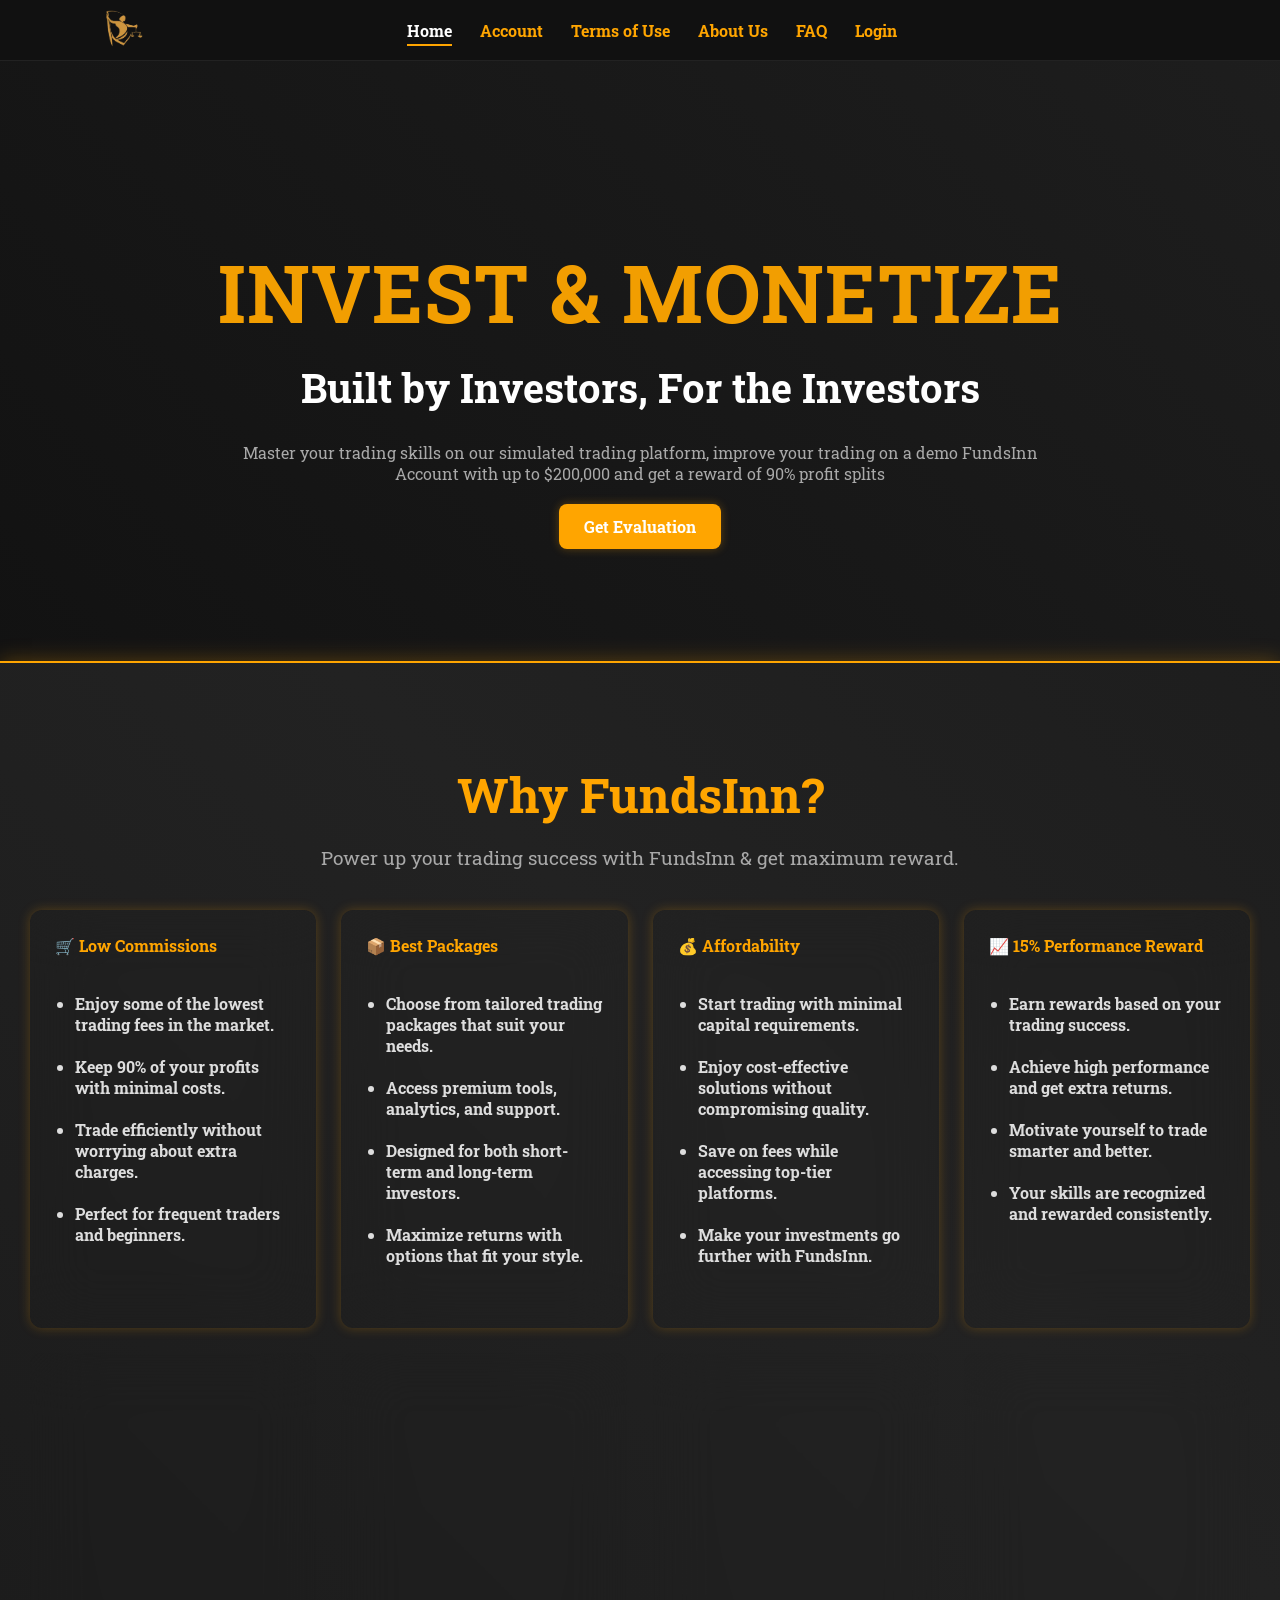
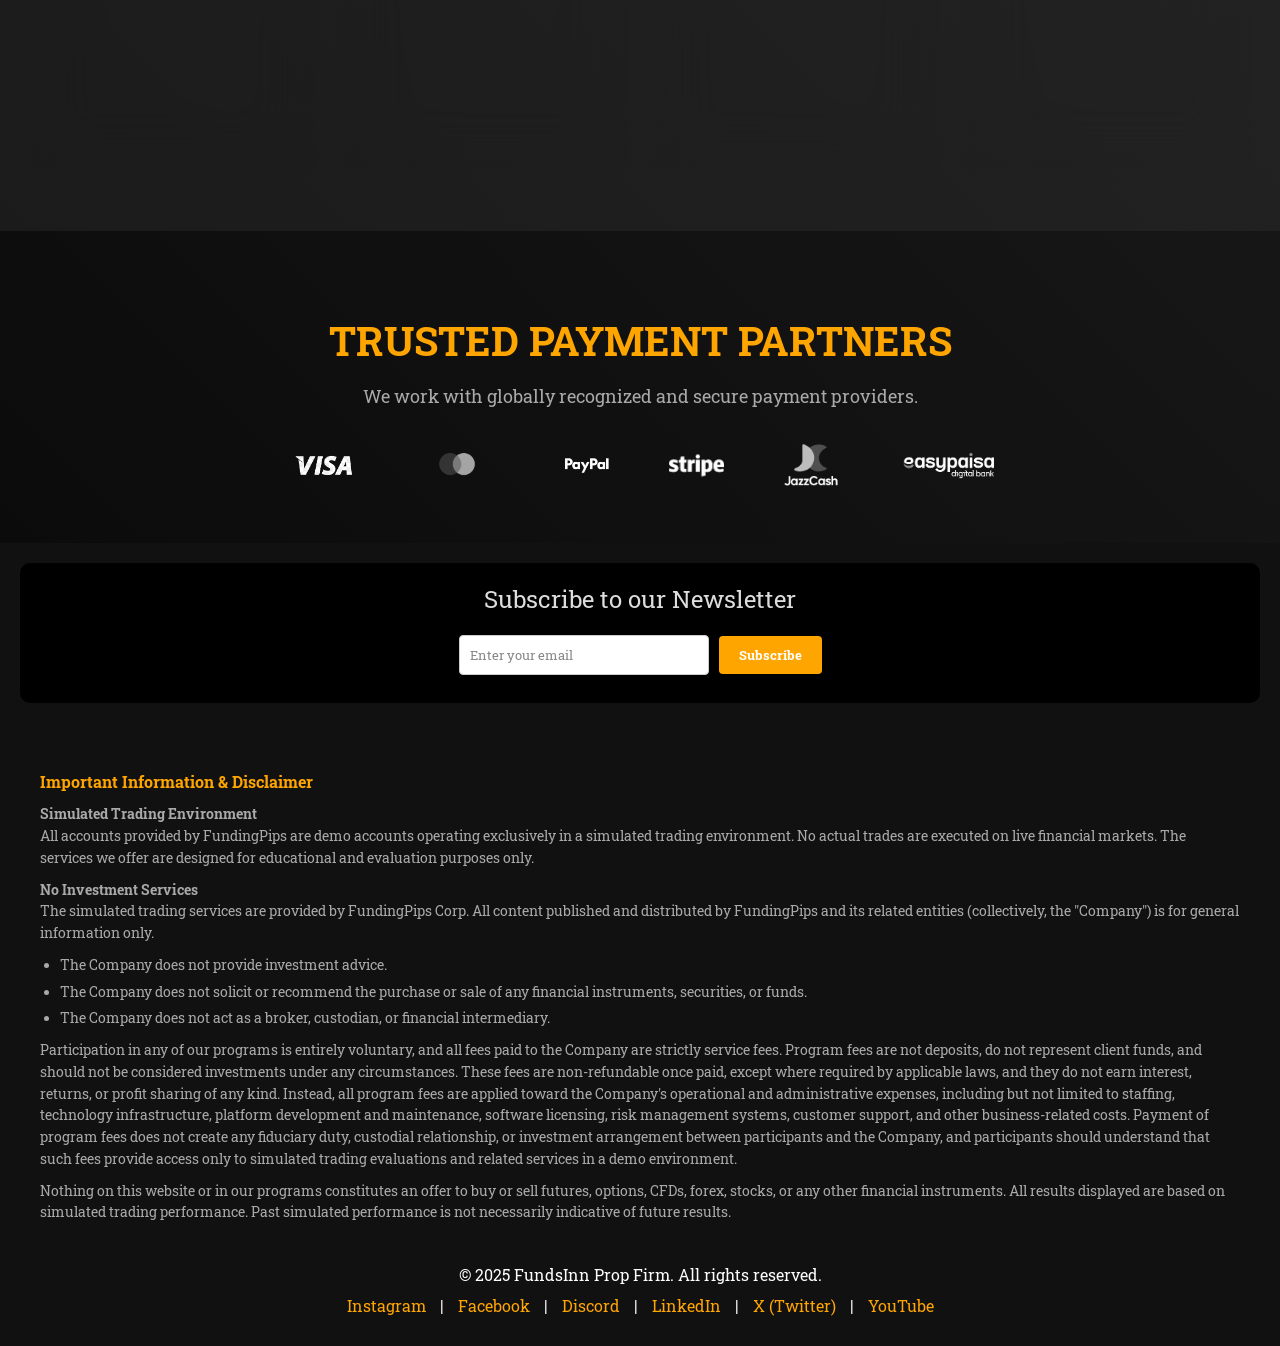
<file: index.html>
<!DOCTYPE html>
<html lang="en">
<head>
  <meta charset="UTF-8">
  <meta name="viewport" content="width=device-width, initial-scale=1.0">
  <title>Home</title>
  <link rel="stylesheet" href="css/style.css">
  <link rel="preconnect" href="https://fonts.googleapis.com">
<link rel="preconnect" href="https://fonts.gstatic.com" crossorigin>
<link href="https://fonts.googleapis.com/css2?family=Roboto+Slab:wght@100..900&display=swap" rel="stylesheet">
</head>
<body>

  <header>
    <div class="logo-comp">
    <a href="index.html"><img src="css/logo/Capture.PNG" alt="Logo" class="logo">

    </div>
    <nav>
      <a href="index.html" class="active">Home</a>
      <a href="account.html">Account</a>
      <a href="terms.html">Terms of Use</a>
      <a href="about.html">About Us</a>
      <a href="faq.html">FAQ</a>
      <a href="login.html">Login</a>
    </nav>
  </header>

  <section class="hero">
    <h1>INVEST & MONETIZE</h1>
    <h4>Built by Investors, For the Investors</h4>
    <p>Master your trading skills on our simulated trading platform, improve your trading on a demo FundsInn Account with up to $200,000 and get a reward of 90% profit splits</p>
    <a href="account.html" class="cta-btn">Get Evaluation</a>
  </section>

  <section class="highlights">
  <h2>Why FundsInn?</h2>
  <p class="subheading">Power up your trading success with FundsInn & get maximum reward.</p>
  <div class="highlight-grid">

    <div class="highlight-card"><b>🛒 Low Commissions</b><br><br>
      <ul>
        <li>Enjoy some of the lowest trading fees in the market.</li><br>
        <li>Keep 90% of your profits with minimal costs.</li><br>
        <li>Trade efficiently without worrying about extra charges.</li><br>
        <li>Perfect for frequent traders and beginners.</li><br>
      </ul>
    </div>

    <div class="highlight-card">
      <b>📦 Best Packages</b><br><br>
      <ul>
        <li>Choose from tailored trading packages that suit your needs.</li><br>
        <li>Access premium tools, analytics, and support.</li><br>
        <li>Designed for both short-term and long-term investors.</li><br>
        <li>Maximize returns with options that fit your style.</li><br>
      </ul>
    </div>

    <div class="highlight-card">
      <b>💰 Affordability</b><br><br>
      <ul>
        <li>Start trading with minimal capital requirements.</li><br>
        <li>Enjoy cost-effective solutions without compromising quality.</li><br>
        <li>Save on fees while accessing top-tier platforms.</li><br>
        <li>Make your investments go further with FundsInn.</li><br>
      </ul>
    </div>

    <div class="highlight-card">
      <b>📈 15% Performance Reward</b><br><br>
      <ul>
        <li> Earn rewards based on your trading success.</li><br>
        <li>Achieve high performance and get extra returns.</li><br>
        <li>Motivate yourself to trade smarter and better.</li><br>
        <li>Your skills are recognized and rewarded consistently.</li><br>
      </ul>
    </div>

    <div class="highlight-card">
      <b>🕒 No Time Limits</b><br><br>
      <ul>
        <li>Trade anytime without restrictions.</li><br>
        <li>Access your account 24/7 from anywhere in the world.</li><br>
        <li>Flexible trading schedules for busy lifestyles.</li><br>
        <li>Stay in control of your investment timeline.</li><br>
      </ul>
    </div>

    <div class="highlight-card">
      <b>📰 News Trading</b><br><br>
      <ul>
        <li>Stay updated with real-time financial news.</li><br>
        <li>Make informed decisions based on latest market trends.</li><br>
        <li>Access insights that give you a competitive edge.</li><br>
        <li>Turn news into opportunities for smarter trades.</li><br>
      </ul>
    </div>

    <div class="highlight-card">
      <b>📊 Competitive Spreads</b><br><br>
      <ul>
        <li>Benefit from tight spreads and favorable rates</li><br>
        <li>Maximize your capital with high leverage options.</li><br>
        <li>Trade more efficiently with advanced tools.</li><br>
        <li>Boost your potential profits without extra risks.</li><br>
      </ul>
    </div>

    <div class="highlight-card">
      <b>🔄 Reset Freedom</b><br><br>
      <ul>
        <li>Adjust your portfolio whenever needed.</li><br>
        <li>Switch strategies without penalties or delays.</li><br>
        <li>Stay flexible in fast-moving markets.</li><br>
        <li>Keep your investments aligned with your goals.</li><br>
      </ul>
    </div>
  </div>
</section>


  <!-- Trusted Payment Partners Section -->
  <section class="payment-partners">
    <h2>Trusted Payment Partners</h2>
    <p class="subheading">We work with globally recognized and secure payment providers.</p>
    <div class="partners-logos">
      <img src="css/images/visa.png" alt="Visa">
      <img src="css/images/mastercard.png" alt="MasterCard">
      <img src="css/images/paypal.png" alt="PayPal">
      <img src="css/images/stripe.png" alt="Stripe">
      <img src="css/images/jazzcash.png" alt="JazzCash">
      <img src="css/images/easypaisa.png" alt="Easypaisa">
    </div>
  </section>

  

  <footer>
    <div class="newsletter">
    <p>Subscribe to our Newsletter</p>
    <form action="#" method="post">
      <input type="email" name="email" placeholder="Enter your email" required>
      <button type="submit">Subscribe</button>
    </form>
  </div>

    <!-- Disclaimer Section -->
    <div class="disclaimer">
      <h3>Important Information & Disclaimer</h3>
      <p><strong>Simulated Trading Environment</strong><br>
      All accounts provided by FundingPips are demo accounts operating exclusively in a simulated trading environment. No actual trades are executed on live financial markets. The services we offer are designed for educational and evaluation purposes only.</p>

      <p><strong>No Investment Services</strong><br>
      The simulated trading services are provided by FundingPips Corp. All content published and distributed by FundingPips and its related entities (collectively, the "Company") is for general information only.</p>

      <ul>
        <li>The Company does not provide investment advice.</li>
        <li>The Company does not solicit or recommend the purchase or sale of any financial instruments, securities, or funds.</li>
        <li>The Company does not act as a broker, custodian, or financial intermediary.</li>
      </ul>

      <p>Participation in any of our programs is entirely voluntary, and all fees paid to the Company are strictly service fees. Program fees are not deposits, do not represent client funds, and should not be considered investments under any circumstances. These fees are non-refundable once paid, except where required by applicable laws, and they do not earn interest, returns, or profit sharing of any kind. Instead, all program fees are applied toward the Company's operational and administrative expenses, including but not limited to staffing, technology infrastructure, platform development and maintenance, software licensing, risk management systems, customer support, and other business-related costs. Payment of program fees does not create any fiduciary duty, custodial relationship, or investment arrangement between participants and the Company, and participants should understand that such fees provide access only to simulated trading evaluations and related services in a demo environment.</p>

      <p>Nothing on this website or in our programs constitutes an offer to buy or sell futures, options, CFDs, forex, stocks, or any other financial instruments. All results displayed are based on simulated trading performance. Past simulated performance is not necessarily indicative of future results.</p>
    </div>
    <p>© 2025 FundsInn Prop Firm. All rights reserved.</p>
    <p>
      <a href="https://www.instagram.com">Instagram</a> |
      <a href="https://www.facebook.com">Facebook</a> |
      <a href="https://www.discord.com">Discord</a> |
      <a href="https://www.linkedin.com">LinkedIn</a> |
      <a href="https://www.x.com">X (Twitter)</a> |
      <a href="https://www.youtube.com">YouTube</a>
    </p>
  </footer>

</body>
</html>
</file>
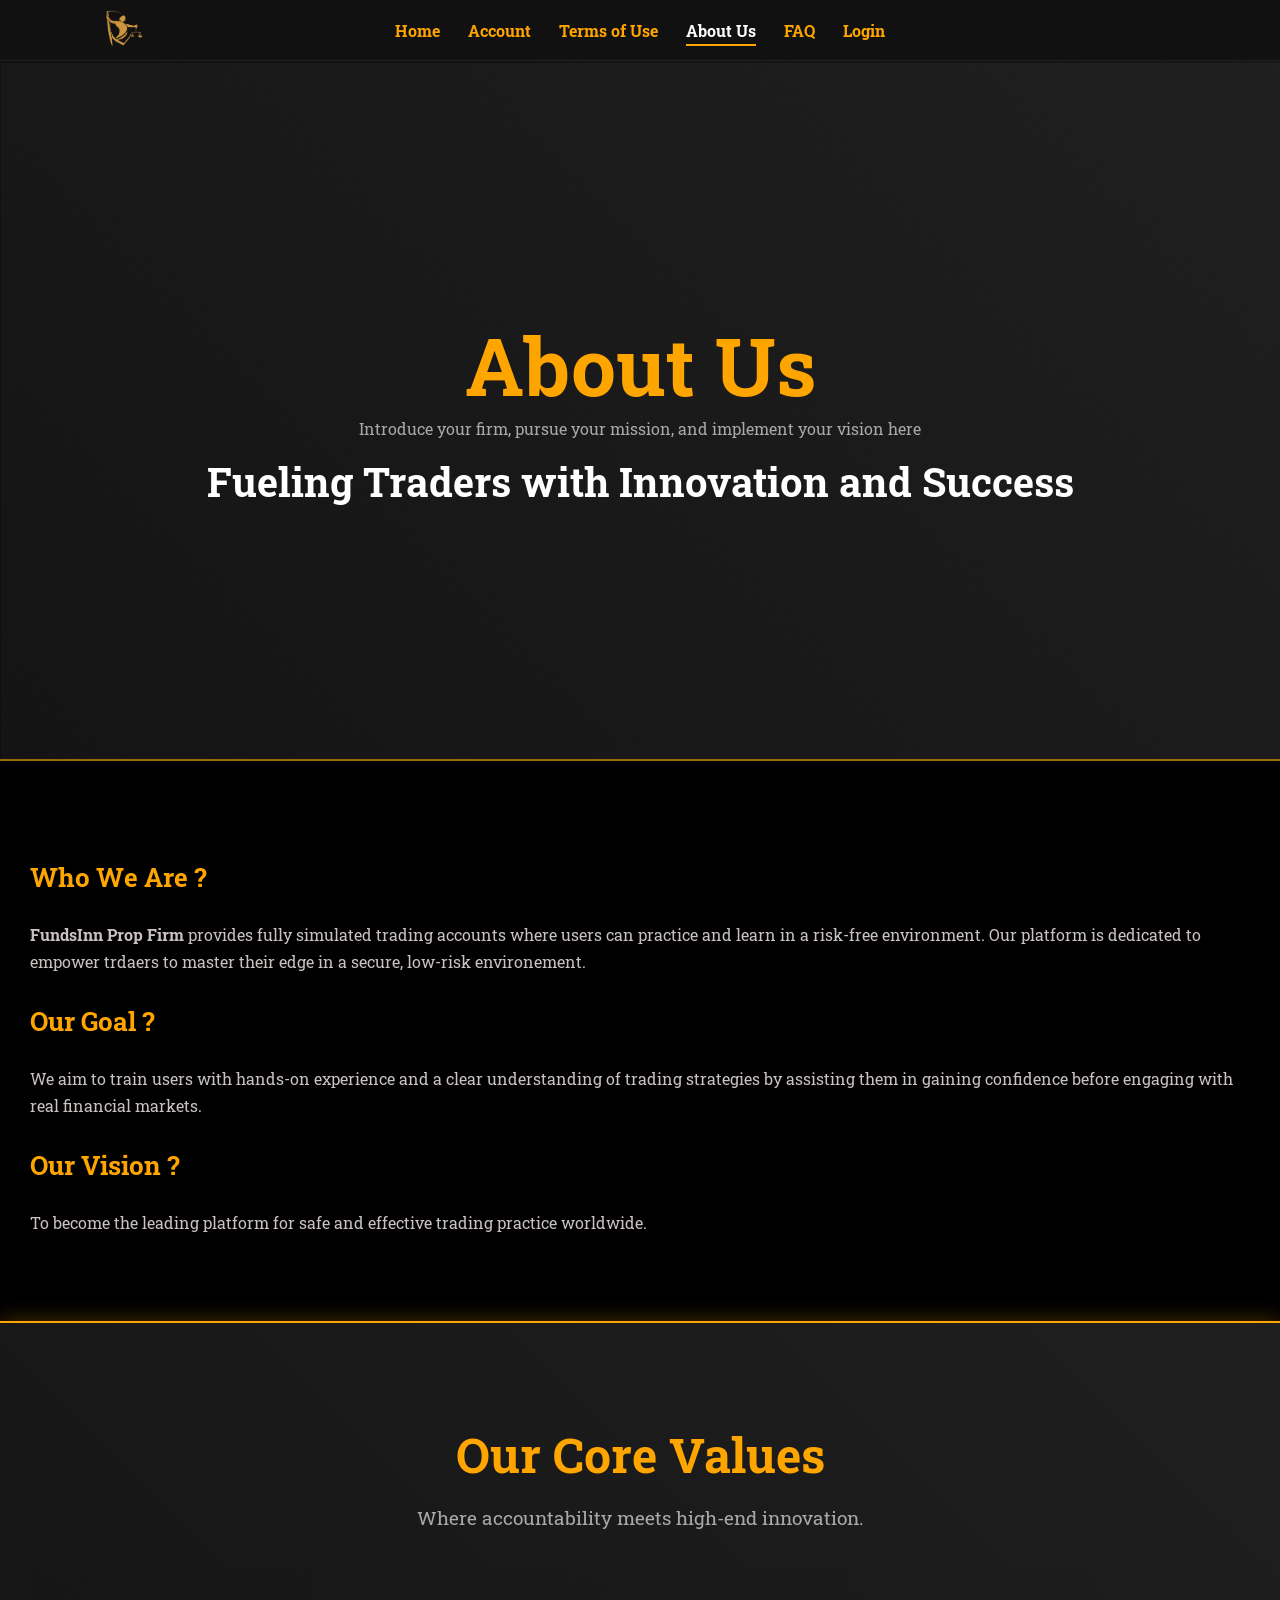
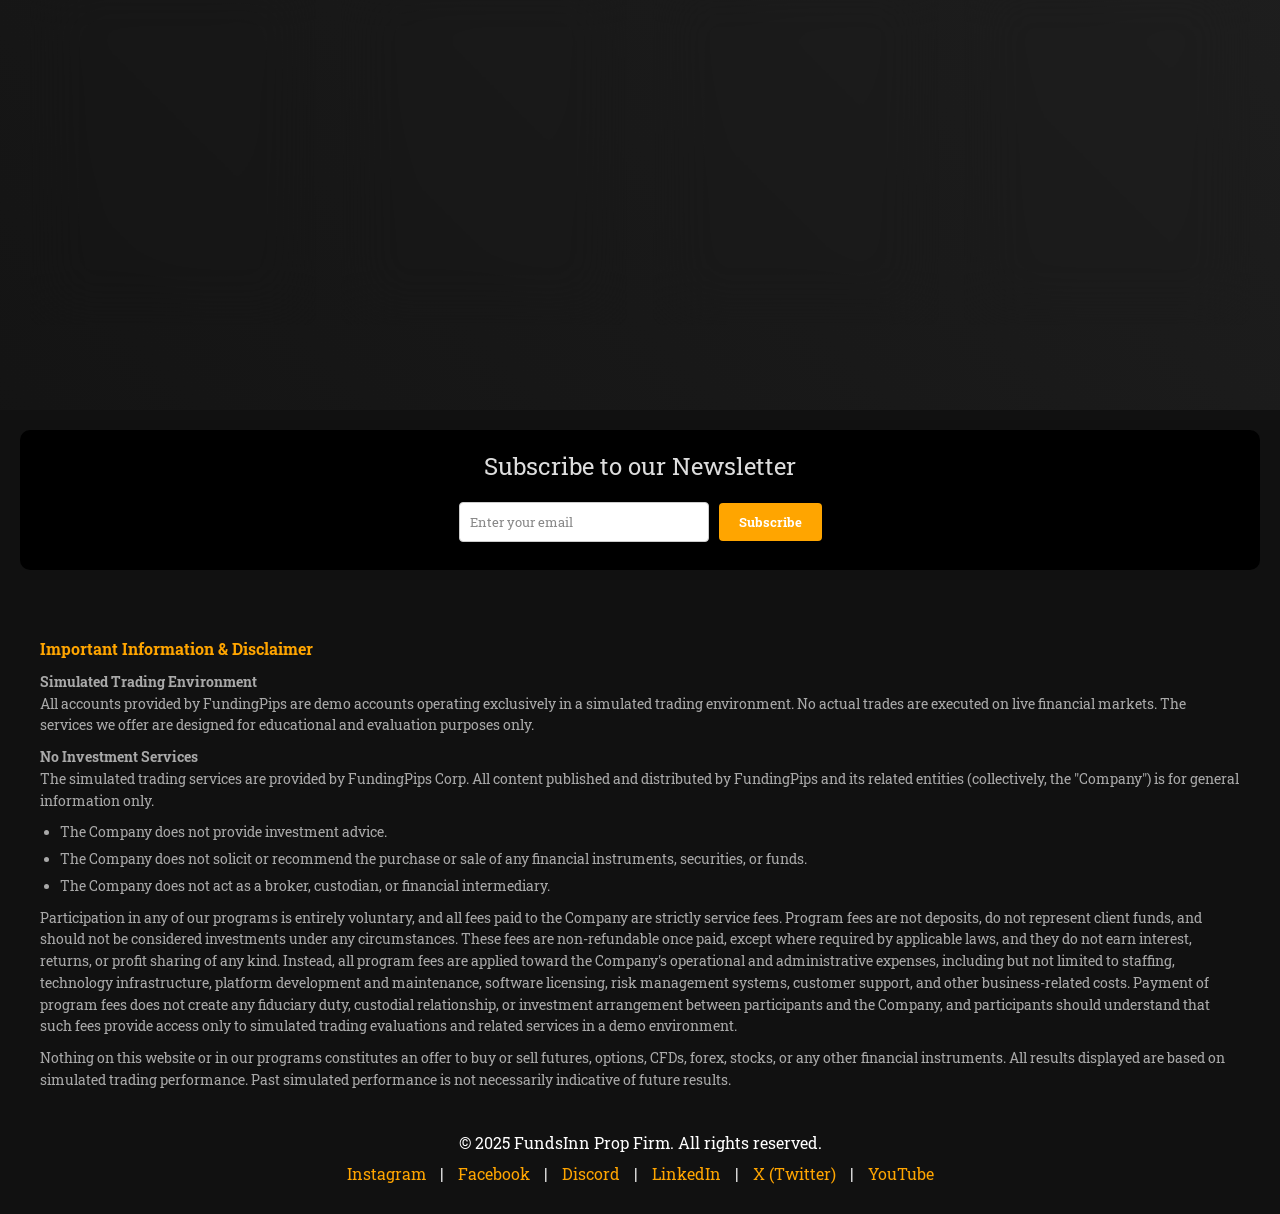
<file: about.html>
<!doctype html>
<html lang="en">
  <head>
    <meta charset="UTF-8" />
    <meta name="viewport" content="width=device-width, initial-scale=1.0" />
    <title>About Us</title>
    <link rel="stylesheet" href="css/style.css" />
    <link rel="preconnect" href="https://fonts.googleapis.com" />
    <link rel="preconnect" href="https://fonts.gstatic.com" crossorigin />
    <link
      href="https://fonts.googleapis.com/css2?family=Roboto+Slab:wght@100..900&display=swap"
      rel="stylesheet"
    />
  </head>
  <body>
    <header>
      <a href="index.html"
        ><img src="css/logo/Capture.PNG" alt="Logo" class="logo"
      /></a>
      <nav>
        <a href="index.html">Home</a>
        <a href="account.html">Account</a>
        <a href="terms.html">Terms of Use</a>
        <a href="about.html" class="active">About Us</a>
        <a href="faq.html">FAQ</a>
        <a href="login.html">Login</a>
      </nav>
    </header>

    <!-- Hero Section -->
    <section class="page-hero">
      <h1>About Us</h1>
      <p>
        Introduce your firm, pursue your mission, and implement your vision here
      </p>
      <h3>Fueling Traders with Innovation and Success</h3>
    </section>

    <section class="terms-content">
      <h2>Who We Are ?</h2>
      <p>
        <strong>FundsInn Prop Firm</strong> provides fully simulated trading
        accounts where users can practice and learn in a risk-free environment.
        Our platform is dedicated to empower trdaers to master their edge in a
        secure, low-risk environement.
      </p>

      <h2>Our Goal ?</h2>
      <p>
        We aim to train users with hands-on experience and a clear understanding
        of trading strategies by assisting them in gaining confidence before
        engaging with real financial markets.
      </p>

      <h2>Our Vision ?</h2>
      <p>
        To become the leading platform for safe and effective trading practice
        worldwide.
      </p>
    </section>

    <section class="highlights">
      <h2>Our Core Values</h2>
      <p class="subheading">Where accountability meets high-end innovation.</p>
      <div class="highlight-grid">
        <div class="highlight-card">
          <b>Transparency</b><br /><br />
          <ul>
            <li>Honest communication across all programs.</li>
            <br />
            <li>Quantifiable evaluation rules for everyone.</li>
            <br />
            <li>Service costs always fully disclosed upfront.</li>
            <br />
          </ul>
        </div>

        <div class="highlight-card">
          <b>Excellence</b><br /><br />
          <ul>
            <li>Dedicated to high-quality service and support.</li>
            <br />
            <li>Cultivating a setting for top-tier trading results.</li>
            <br />
            <li>Reliable assistance for all platform users.</li>
            <br />
          </ul>
        </div>

        <div class="highlight-card">
          <b>Innovation</b><br /><br />
          <ul>
            <li>Utilizing the latest tech for high performance.</li>
            <br />
            <li>Providing the best analysis software.</li>
            <br />
            <li>
              Continuously developing features to stay ahead of the curve.
            </li>
            <br />
          </ul>
        </div>

        <div class="highlight-card">
          <b>Commitment</b><br /><br />
          <ul>
            <li>Empowering you to achieve your trading goals.</li>
            <br />
            <li>Constantly improving programs based on community feedback.</li>
            <br />
            <li>Upholding the highest ethical standards in every service.</li>
            <br />
          </ul>
        </div>
      </div>
    </section>

    <footer>
      <div class="newsletter">
        <p>Subscribe to our Newsletter</p>
        <form action="#" method="post">
          <input
            type="email"
            name="email"
            placeholder="Enter your email"
            required
          />
          <button type="submit">Subscribe</button>
        </form>
      </div>

      <!-- Disclaimer Section -->
      <div class="disclaimer">
        <h3>Important Information & Disclaimer</h3>
        <p>
          <strong>Simulated Trading Environment</strong><br />
          All accounts provided by FundingPips are demo accounts operating
          exclusively in a simulated trading environment. No actual trades are
          executed on live financial markets. The services we offer are designed
          for educational and evaluation purposes only.
        </p>

        <p>
          <strong>No Investment Services</strong><br />
          The simulated trading services are provided by FundingPips Corp. All
          content published and distributed by FundingPips and its related
          entities (collectively, the "Company") is for general information
          only.
        </p>

        <ul>
          <li>The Company does not provide investment advice.</li>
          <li>
            The Company does not solicit or recommend the purchase or sale of
            any financial instruments, securities, or funds.
          </li>
          <li>
            The Company does not act as a broker, custodian, or financial
            intermediary.
          </li>
        </ul>

        <p>
          Participation in any of our programs is entirely voluntary, and all
          fees paid to the Company are strictly service fees. Program fees are
          not deposits, do not represent client funds, and should not be
          considered investments under any circumstances. These fees are
          non-refundable once paid, except where required by applicable laws,
          and they do not earn interest, returns, or profit sharing of any kind.
          Instead, all program fees are applied toward the Company's operational
          and administrative expenses, including but not limited to staffing,
          technology infrastructure, platform development and maintenance,
          software licensing, risk management systems, customer support, and
          other business-related costs. Payment of program fees does not create
          any fiduciary duty, custodial relationship, or investment arrangement
          between participants and the Company, and participants should
          understand that such fees provide access only to simulated trading
          evaluations and related services in a demo environment.
        </p>

        <p>
          Nothing on this website or in our programs constitutes an offer to buy
          or sell futures, options, CFDs, forex, stocks, or any other financial
          instruments. All results displayed are based on simulated trading
          performance. Past simulated performance is not necessarily indicative
          of future results.
        </p>
      </div>
      <p>© 2025 FundsInn Prop Firm. All rights reserved.</p>
      <p>
        <a href="https://www.instagram.com">Instagram</a> |
        <a href="https://www.facebook.com">Facebook</a> |
        <a href="https://www.discord.com">Discord</a> |
        <a href="https://www.linkedin.com">LinkedIn</a> |
        <a href="https://www.x.com">X (Twitter)</a> |
        <a href="https://www.youtube.com">YouTube</a>
      </p>
    </footer>
  </body>
</html>
</file>
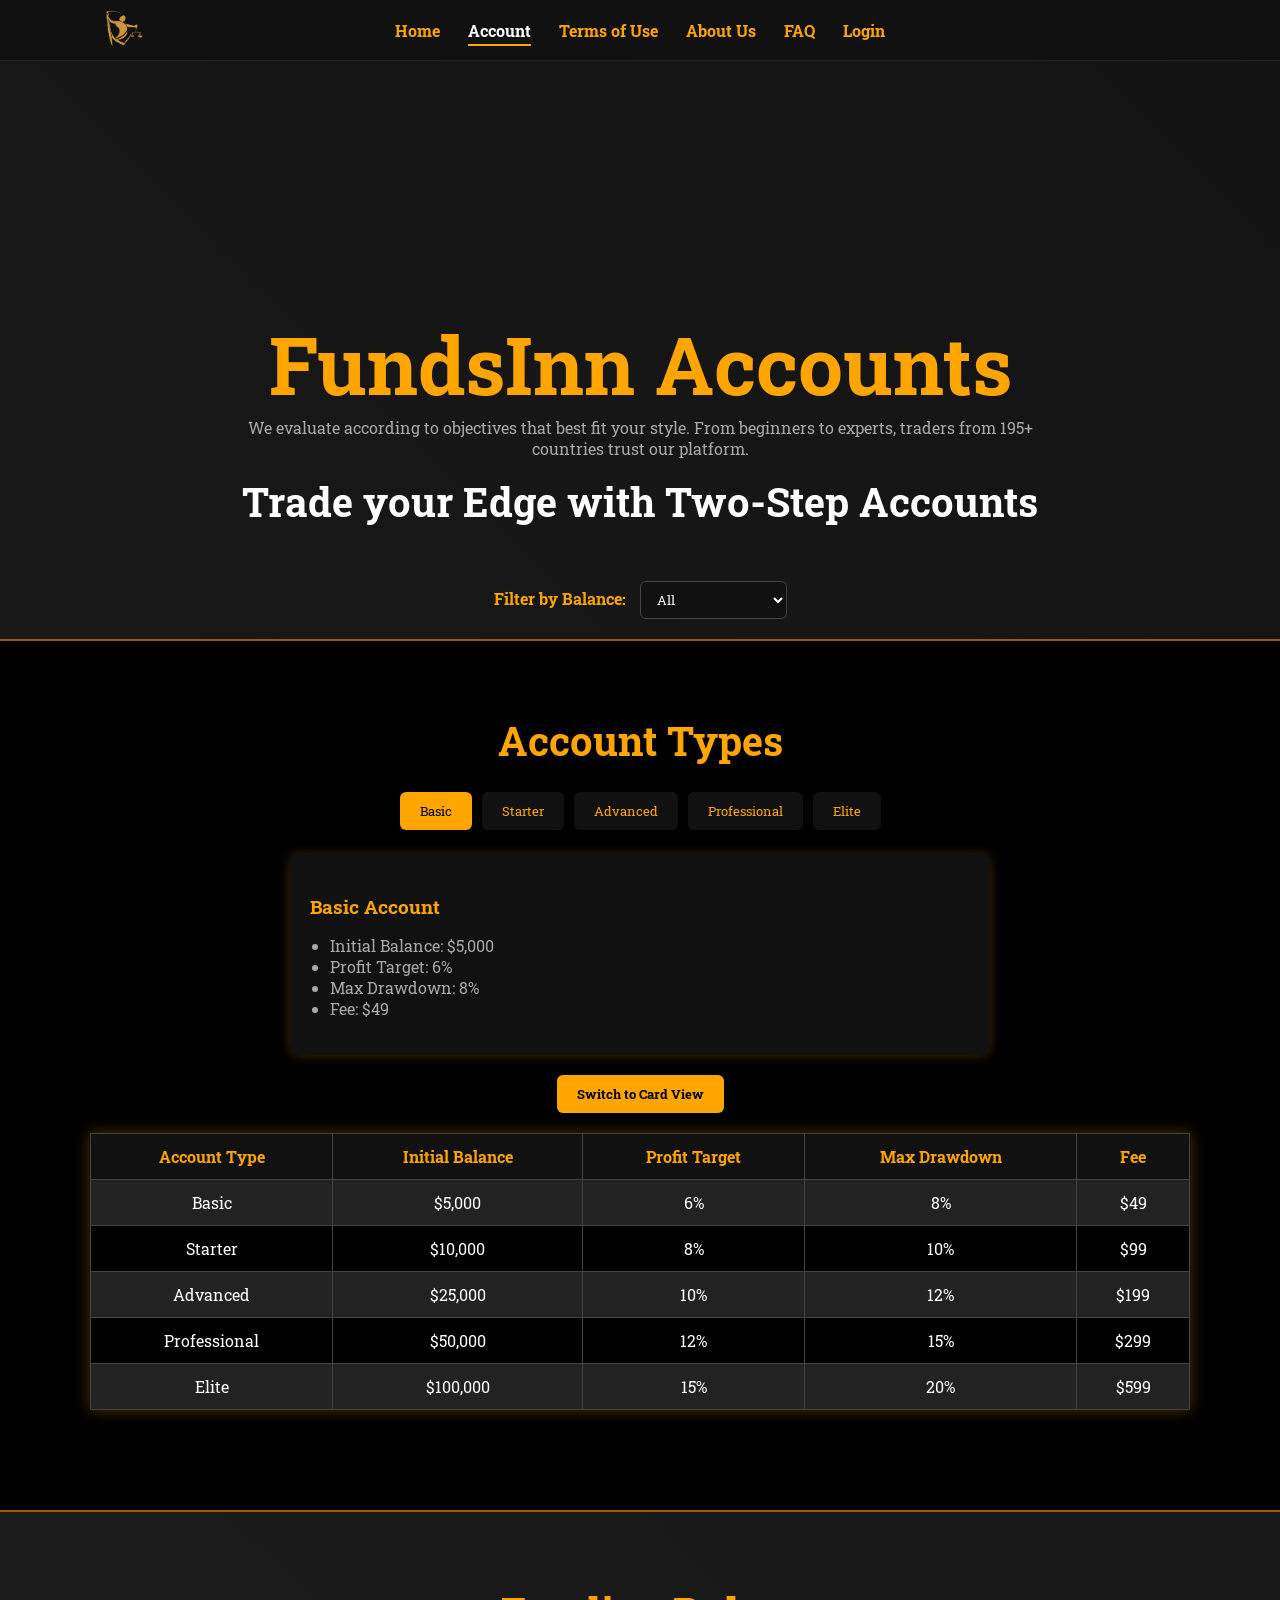
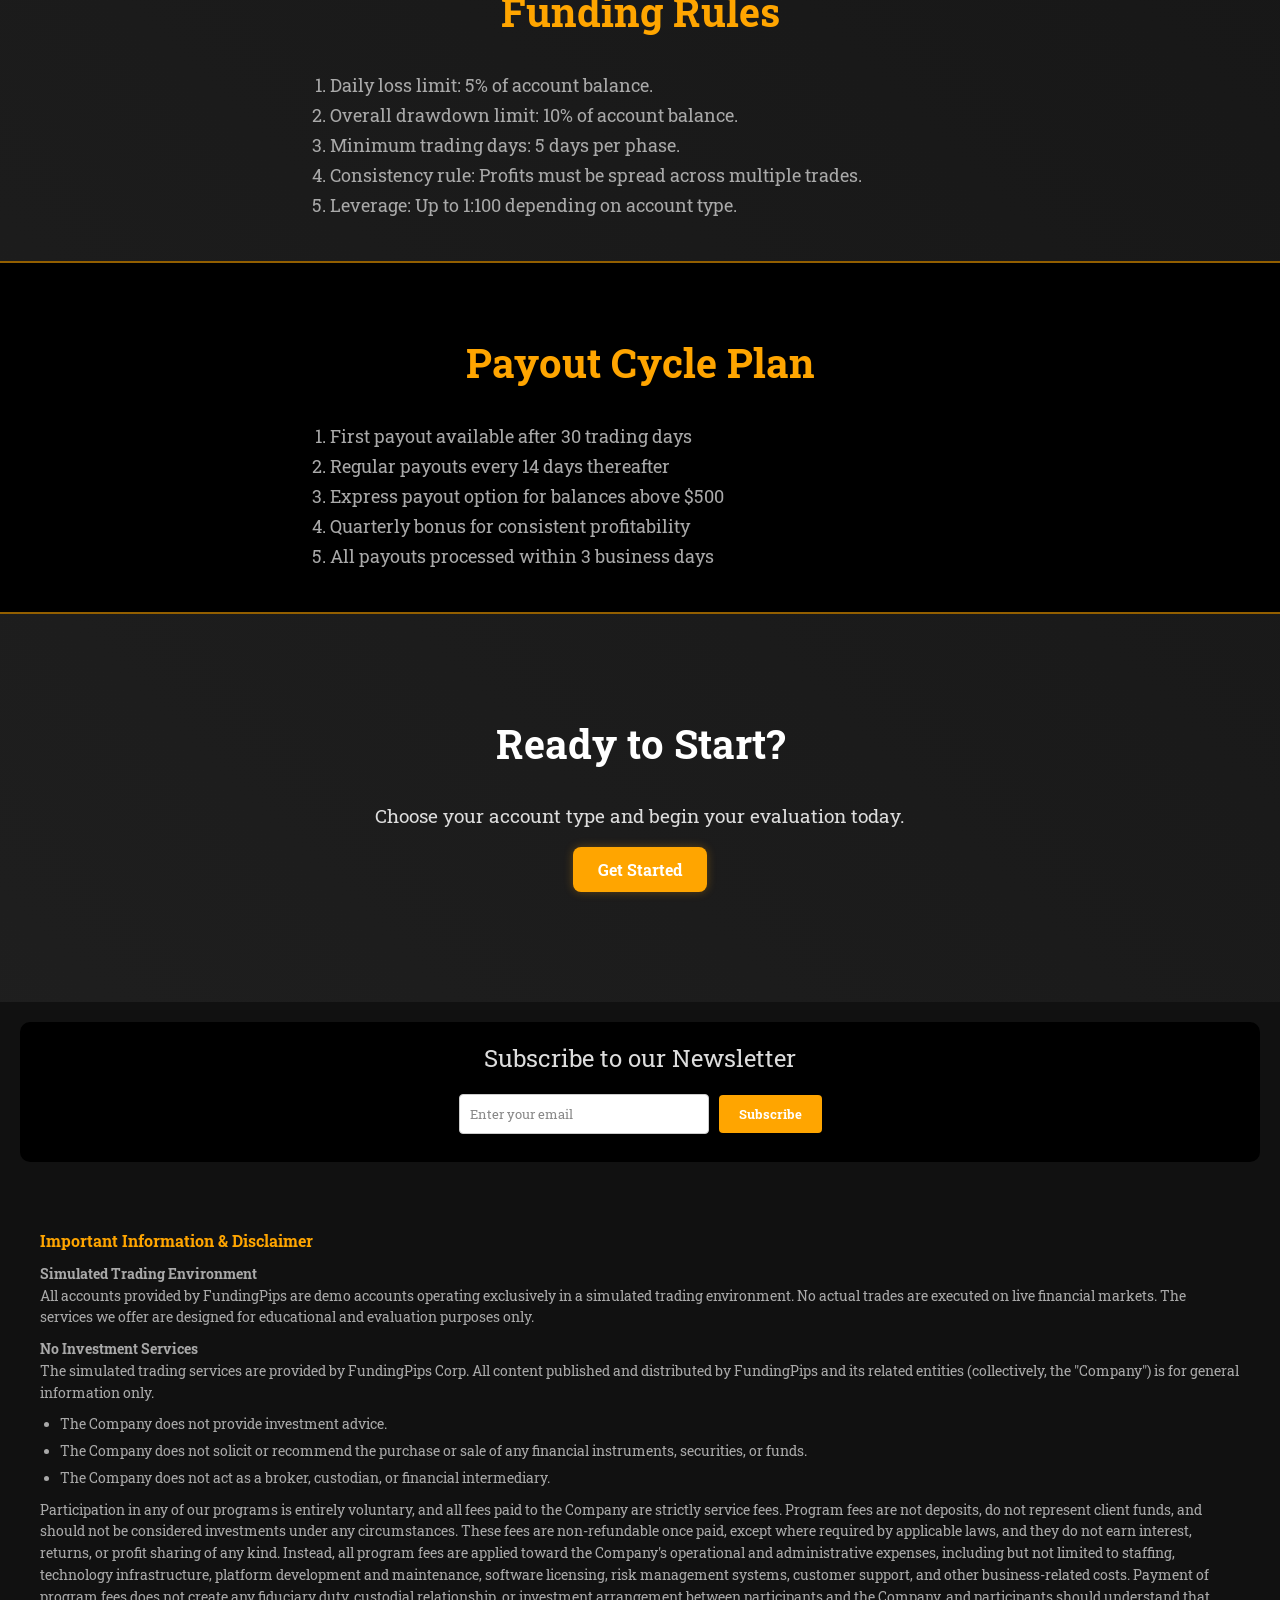
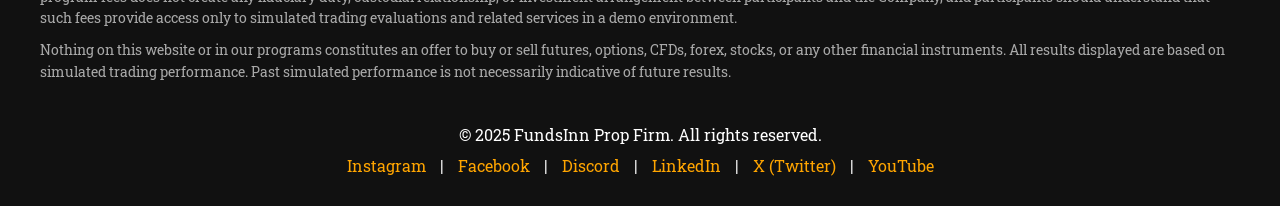
<file: account.html>
<!doctype html>
<html lang="en">
  <head>
    <meta charset="UTF-8" />
    <meta name="viewport" content="width=device-width, initial-scale=1.0" />
    <title>Accounts</title>
    <link rel="stylesheet" href="css/style.css" />
    <link rel="preconnect" href="https://fonts.googleapis.com" />
    <link rel="preconnect" href="https://fonts.gstatic.com" crossorigin />
    <link
      href="https://fonts.googleapis.com/css2?family=Roboto+Slab:wght@100..900&display=swap"
      rel="stylesheet"
    />
  </head>
  <body>
    <!-- Header -->
    <header>
      <a href="index.html"
        ><img src="css/logo/Capture.PNG" alt="Logo" class="logo"
      /></a>
      <nav>
        <a href="index.html">Home</a>
        <a href="account.html" class="active">Account</a>
        <a href="terms.html">Terms of Use</a>
        <a href="about.html">About Us</a>
        <a href="faq.html">FAQ</a>
        <a href="login.html">Login</a>
      </nav>
    </header>

    <!-- Animated Wrapper -->
    <div class="account-wrapper">
      <!-- Account Information -->
      <section class="account-info">
        <h1>FundsInn Accounts</h1>
        <p>
          We evaluate according to objectives that best fit your style. From
          beginners to experts, traders from 195+ countries trust our platform.
        </p>
        <h3>Trade your Edge with Two-Step Accounts</h3>
      </section>

      <!-- Filters -->
      <section class="filters">
        <label for="balance">Filter by Balance:</label>
        <select id="balance">
          <option value="all">All</option>
          <option value="small">Under $10,000</option>
          <option value="medium">$25,000 - $50,000</option>
          <option value="large">$100,000+</option>
        </select>
      </section>

      <!-- Tabs -->
      <section class="account-types">
        <h2>Account Types</h2>
        <div class="tabs">
          <button class="tab-btn active" data-tab="basic">Basic</button>
          <button class="tab-btn" data-tab="starter">Starter</button>
          <button class="tab-btn" data-tab="advanced">Advanced</button>
          <button class="tab-btn" data-tab="professional">Professional</button>
          <button class="tab-btn" data-tab="elite">Elite</button>
        </div>

        <!-- Tab Content -->
        <div class="tab-content active" id="basic">
          <h3>Basic Account</h3>
          <ul>
            <li>Initial Balance: $5,000</li>
            <li>Profit Target: 6%</li>
            <li>Max Drawdown: 8%</li>
            <li>Fee: $49</li>
          </ul>
        </div>

        <div class="tab-content" id="starter">
          <h3>Starter Account</h3>
          <ul>
            <li>Initial Balance: $10,000</li>
            <li>Profit Target: 8%</li>
            <li>Max Drawdown: 10%</li>
            <li>Fee: $99</li>
          </ul>
        </div>

        <div class="tab-content" id="advanced">
          <h3>Advanced Account</h3>
          <ul>
            <li>Initial Balance: $25,000</li>
            <li>Profit Target: 10%</li>
            <li>Max Drawdown: 12%</li>
            <li>Fee: $199</li>
          </ul>
        </div>

        <div class="tab-content" id="professional">
          <h3>Professional Account</h3>
          <ul>
            <li>Initial Balance: $50,000</li>
            <li>Profit Target: 12%</li>
            <li>Max Drawdown: 15%</li>
            <li>Fee: $299</li>
          </ul>
        </div>

        <div class="tab-content" id="elite">
          <h3>Elite Account</h3>
          <ul>
            <li>Initial Balance: $100,000</li>
            <li>Profit Target: 15%</li>
            <li>Max Drawdown: 20%</li>
            <li>Fee: $599</li>
          </ul>
        </div>

        <!-- Toggle View -->
        <button id="toggleView">Switch to Card View</button>

        <!-- Table View -->
        <table>
          <tr>
            <th>Account Type</th>
            <th>Initial Balance</th>
            <th>Profit Target</th>
            <th>Max Drawdown</th>
            <th>Fee</th>
          </tr>
          <tr>
            <td>Basic</td>
            <td>$5,000</td>
            <td>6%</td>
            <td>8%</td>
            <td>$49</td>
          </tr>
          <tr>
            <td>Starter</td>
            <td>$10,000</td>
            <td>8%</td>
            <td>10%</td>
            <td>$99</td>
          </tr>
          <tr>
            <td>Advanced</td>
            <td>$25,000</td>
            <td>10%</td>
            <td>12%</td>
            <td>$199</td>
          </tr>
          <tr>
            <td>Professional</td>
            <td>$50,000</td>
            <td>12%</td>
            <td>15%</td>
            <td>$299</td>
          </tr>
          <tr>
            <td>Elite</td>
            <td>$100,000</td>
            <td>15%</td>
            <td>20%</td>
            <td>$599</td>
          </tr>
        </table>

        <!-- Card View -->
        <div class="card-view hidden">
          <div class="account-card">
            <h3>Basic</h3>
            <p>Balance: $5,000</p>
            <p>Profit Target: 6%</p>
            <p>Drawdown: 8%</p>
            <p>Fee: $49</p>
          </div>
          <div class="account-card">
            <h3>Starter</h3>
            <p>Balance: $10,000</p>
            <p>Profit Target: 8%</p>
            <p>Drawdown: 10%</p>
            <p>Fee: $99</p>
          </div>
          <div class="account-card">
            <h3>Advanced</h3>
            <p>Balance: $25,000</p>
            <p>Profit Target: 10%</p>
            <p>Drawdown: 12%</p>
            <p>Fee: $199</p>
          </div>
          <div class="account-card">
            <h3>Professional</h3>
            <p>Balance: $50,000</p>
            <p>Profit Target: 12%</p>
            <p>Drawdown: 15%</p>
            <p>Fee: $299</p>
          </div>
          <div class="account-card">
            <h3>Elite</h3>
            <p>Balance: $100,000</p>
            <p>Profit Target: 15%</p>
            <p>Drawdown: 20%</p>
            <p>Fee: $599</p>
          </div>
        </div>
      </section>

      <!-- Funding Rules -->
      <section class="funding-rules">
        <h2>Funding Rules</h2>
        <ol>
          <li>Daily loss limit: 5% of account balance.</li>
          <li>Overall drawdown limit: 10% of account balance.</li>
          <li>Minimum trading days: 5 days per phase.</li>
          <li>
            Consistency rule: Profits must be spread across multiple trades.
          </li>
          <li>Leverage: Up to 1:100 depending on account type.</li>
        </ol>
      </section>

      <!-- Trading Conditions -->
      <section class="trading-conditions">
        <h2>Payout Cycle Plan</h2>
        <ol>
          <li>First payout available after 30 trading days</li>
          <li>Regular payouts every 14 days thereafter</li>
          <li>Express payout option for balances above $500</li>
          <li>Quarterly bonus for consistent profitability</li>
          <li>All payouts processed within 3 business days</li>
        </ol>
      </section>

      <!-- Call to Action -->
      <section class="cta">
        <h2>Ready to Start?</h2>
        <p>Choose your account type and begin your evaluation today.</p>
        <a href="login.html" class="btn">Get Started</a>
      </section>
    </div>

    <!-- Footer -->
    <footer>
      <div class="newsletter">
        <p>Subscribe to our Newsletter</p>
        <form action="#" method="post">
          <input
            type="email"
            name="email"
            placeholder="Enter your email"
            required
          />
          <button type="submit">Subscribe</button>
        </form>
      </div>

      <!-- Disclaimer Section -->
      <div class="disclaimer">
        <h3>Important Information & Disclaimer</h3>
        <p>
          <strong>Simulated Trading Environment</strong><br />
          All accounts provided by FundingPips are demo accounts operating
          exclusively in a simulated trading environment. No actual trades are
          executed on live financial markets. The services we offer are designed
          for educational and evaluation purposes only.
        </p>

        <p>
          <strong>No Investment Services</strong><br />
          The simulated trading services are provided by FundingPips Corp. All
          content published and distributed by FundingPips and its related
          entities (collectively, the "Company") is for general information
          only.
        </p>

        <ul>
          <li>The Company does not provide investment advice.</li>
          <li>
            The Company does not solicit or recommend the purchase or sale of
            any financial instruments, securities, or funds.
          </li>
          <li>
            The Company does not act as a broker, custodian, or financial
            intermediary.
          </li>
        </ul>

        <p>
          Participation in any of our programs is entirely voluntary, and all
          fees paid to the Company are strictly service fees. Program fees are
          not deposits, do not represent client funds, and should not be
          considered investments under any circumstances. These fees are
          non-refundable once paid, except where required by applicable laws,
          and they do not earn interest, returns, or profit sharing of any kind.
          Instead, all program fees are applied toward the Company's operational
          and administrative expenses, including but not limited to staffing,
          technology infrastructure, platform development and maintenance,
          software licensing, risk management systems, customer support, and
          other business-related costs. Payment of program fees does not create
          any fiduciary duty, custodial relationship, or investment arrangement
          between participants and the Company, and participants should
          understand that such fees provide access only to simulated trading
          evaluations and related services in a demo environment.
        </p>

        <p>
          Nothing on this website or in our programs constitutes an offer to buy
          or sell futures, options, CFDs, forex, stocks, or any other financial
          instruments. All results displayed are based on simulated trading
          performance. Past simulated performance is not necessarily indicative
          of future results.
        </p>
      </div>
      <p>© 2025 FundsInn Prop Firm. All rights reserved.</p>
      <p>
        <a href="https://www.instagram.com">Instagram</a> |
        <a href="https://www.facebook.com">Facebook</a> |
        <a href="https://www.discord.com">Discord</a> |
        <a href="https://www.linkedin.com">LinkedIn</a> |
        <a href="https://www.x.com">X (Twitter)</a> |
        <a href="https://www.youtube.com">YouTube</a>
      </p>
    </footer>

    <script>
      // ============================
      // Tab Switching
      // ============================
      const tabs = document.querySelectorAll(".tab-btn");
      const contents = document.querySelectorAll(".tab-content");

      tabs.forEach((tab) => {
        tab.addEventListener("click", () => {
          // remove active from all
          tabs.forEach((t) => t.classList.remove("active"));
          contents.forEach((c) => c.classList.remove("active"));
          // add active to clicked tab and its content
          tab.classList.add("active");
          document.getElementById(tab.dataset.tab).classList.add("active");
        });
      });

      // ============================
      // Toggle Table vs Card View
      // ============================
      const toggleBtn = document.getElementById("toggleView");
      const cardView = document.querySelector(".card-view");
      const tableView = document.querySelector("table");

      toggleBtn.addEventListener("click", () => {
        cardView.classList.toggle("hidden");
        tableView.classList.toggle("hidden");
        toggleBtn.textContent = cardView.classList.contains("hidden")
          ? "Switch to Card View"
          : "Switch to Table View";
      });

      // ============================
      // Filter Accounts by Balance
      // ============================
      const balanceFilter = document.getElementById("balance");
      balanceFilter.addEventListener("change", () => {
        const value = balanceFilter.value;

        // filter table rows
        const rows = tableView.querySelectorAll("tr:not(:first-child)");
        rows.forEach((row) => {
          const balance = parseInt(
            row.cells[1].textContent.replace(/[^0-9]/g, ""),
          );
          row.style.display =
            value === "all" ||
            (value === "small" && balance < 10000) ||
            (value === "medium" && balance >= 25000 && balance <= 50000) ||
            (value === "large" && balance >= 100000)
              ? ""
              : "none";
        });

        // filter cards
        const cards = cardView.querySelectorAll(".account-card");
        cards.forEach((card) => {
          const balanceText = card.querySelector("p").textContent;
          const balance = parseInt(balanceText.replace(/[^0-9]/g, ""));
          card.style.display =
            value === "all" ||
            (value === "small" && balance < 10000) ||
            (value === "medium" && balance >= 25000 && balance <= 50000) ||
            (value === "large" && balance >= 100000)
              ? ""
              : "none";
        });
      });
    </script>
  </body>
</html>
</file>
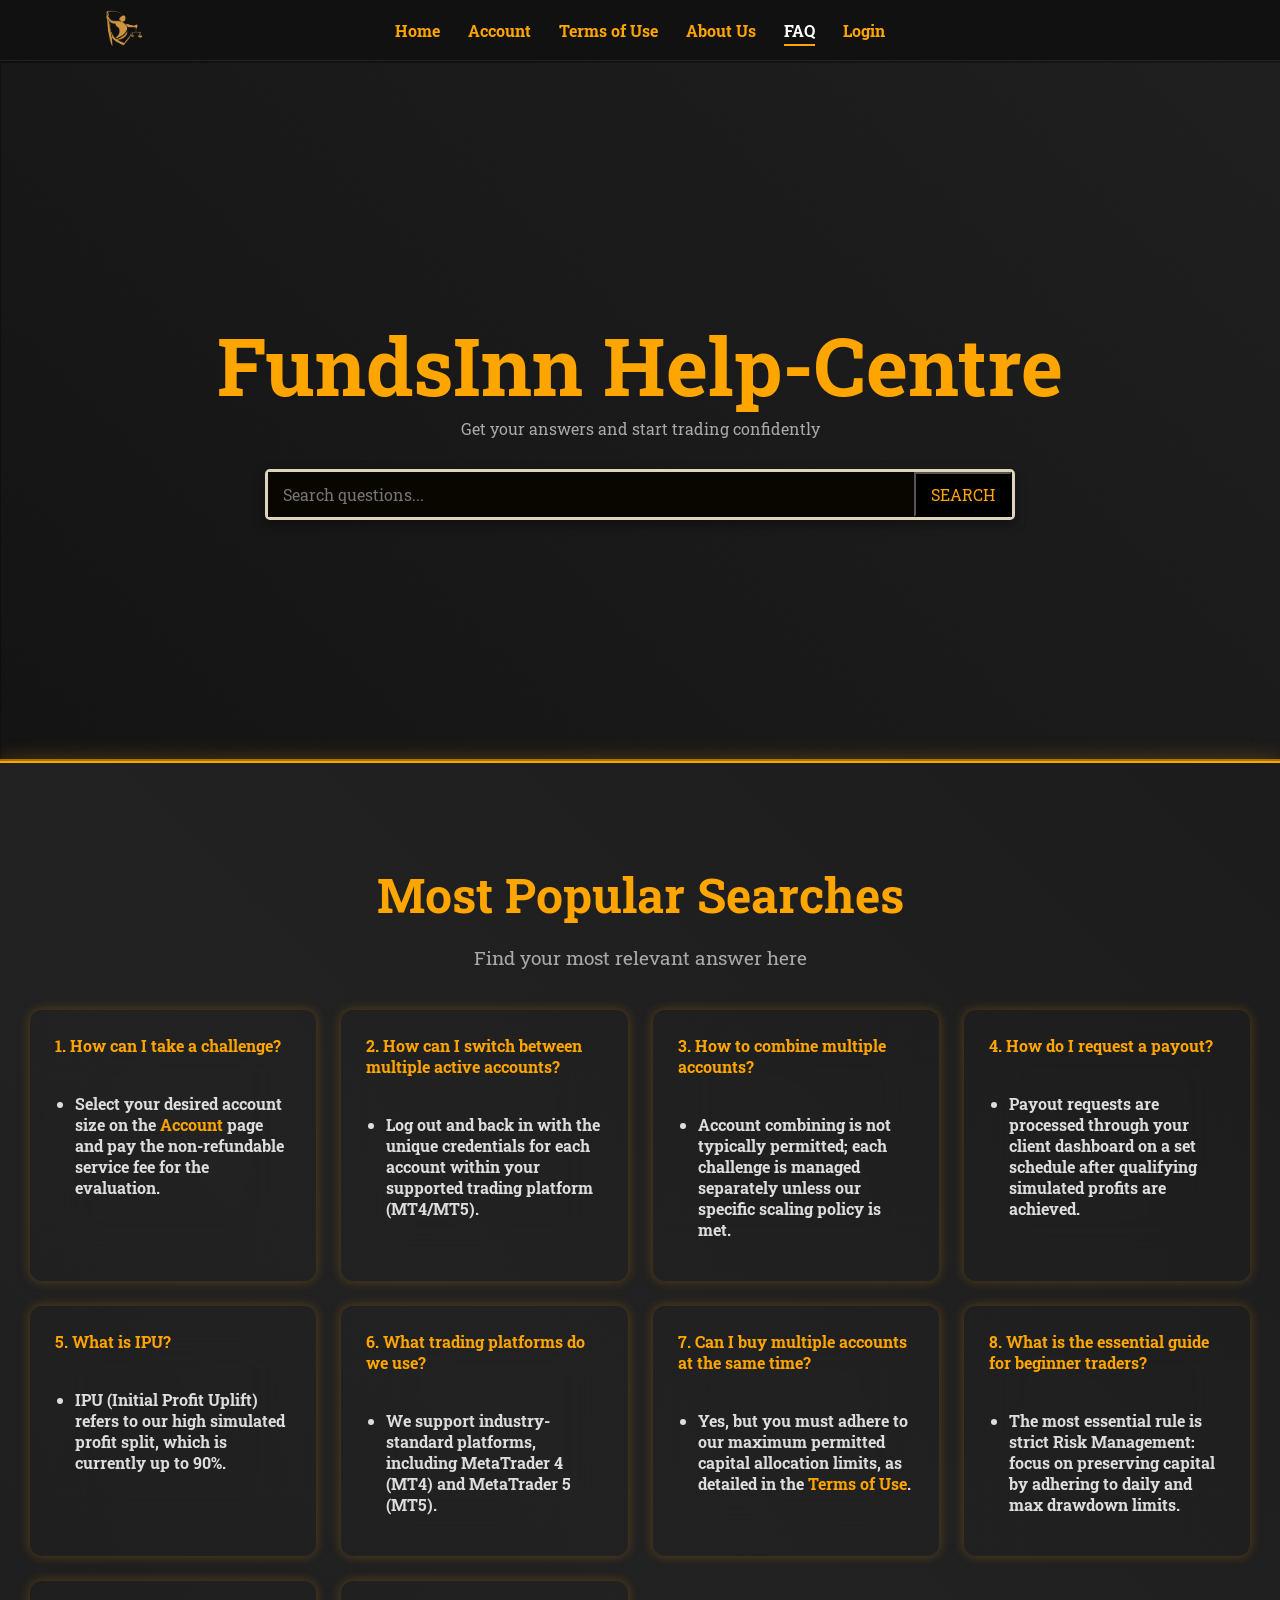
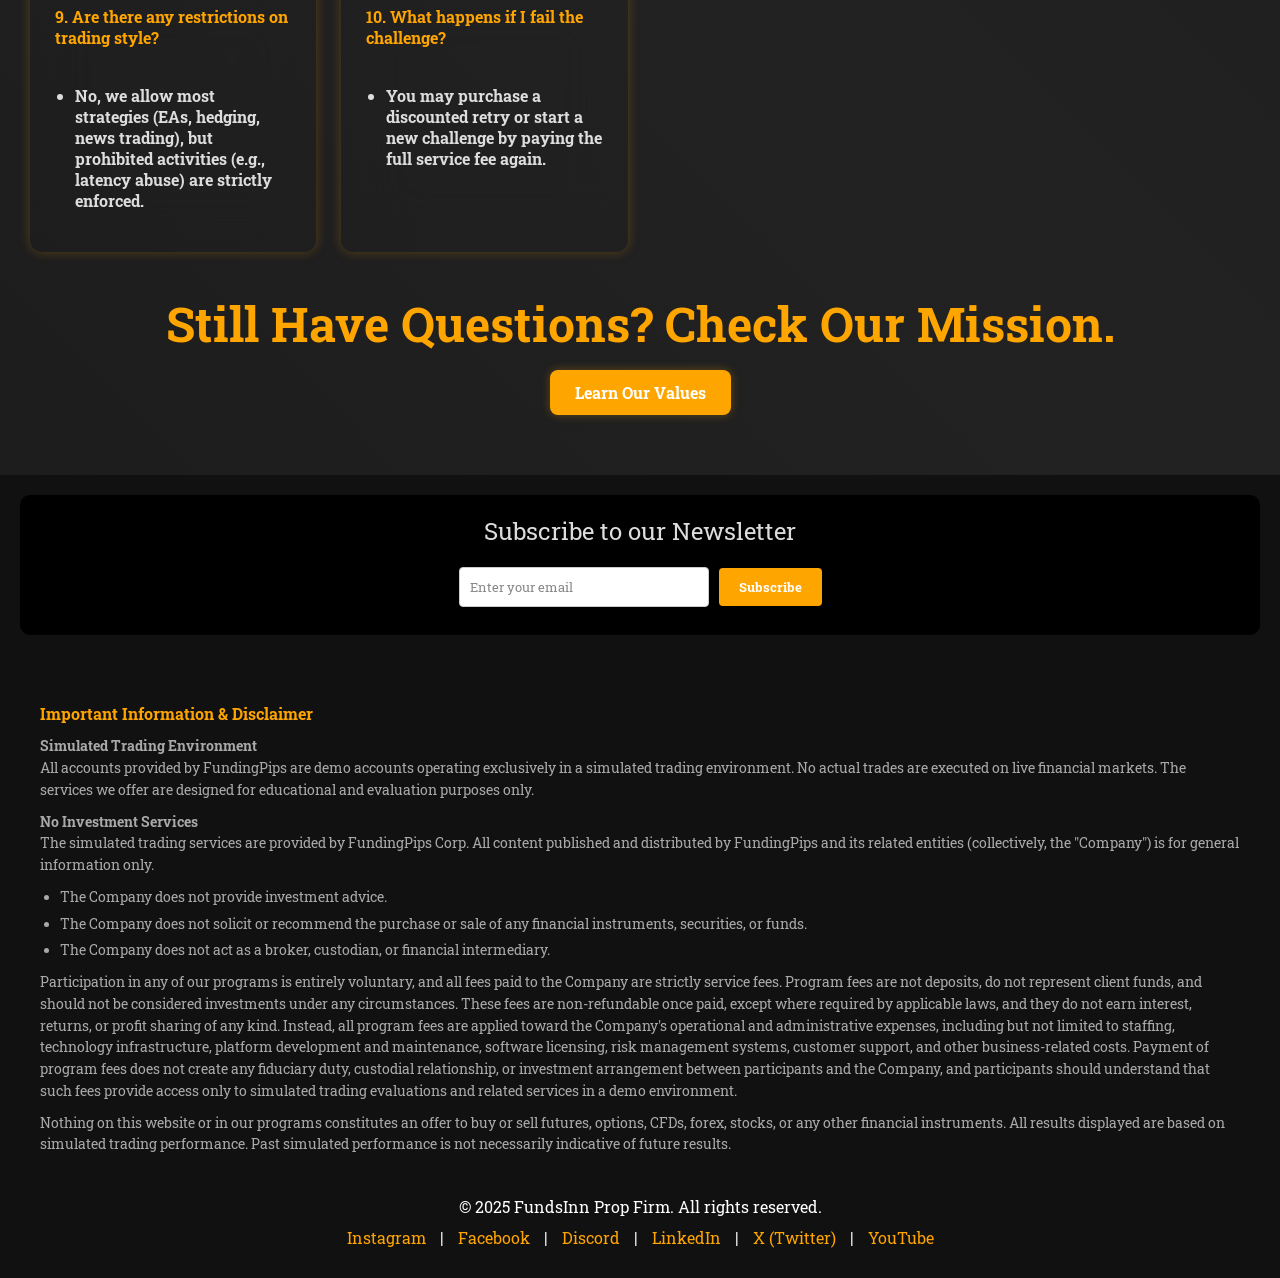
<file: faq.html>
<!DOCTYPE html>
<html lang="en">
<head>
  <meta charset="UTF-8">
  <meta name="viewport" content="width=device-width, initial-scale=1.0">
  <title>FAQ</title>
  <link rel="stylesheet" href="css/style.css">
  <link rel="preconnect" href="https://fonts.googleapis.com">
<link rel="preconnect" href="https://fonts.gstatic.com" crossorigin>
<link href="https://fonts.googleapis.com/css2?family=Roboto+Slab:wght@100..900&display=swap" rel="stylesheet">
</head>
<body>
  <header>
    <a href="index.html"><img src="css/logo/Capture.PNG" alt="Logo" class="logo"></a>
    <nav>
      <a href="index.html">Home</a>
      <a href="account.html">Account</a>
      <a href="terms.html">Terms of Use</a>
      <a href="about.html">About Us</a>
      <a href="faq.html" class="active">FAQ</a>
      <a href="login.html">Login</a>
    </nav>
  </header>

  <!-- Hero Section -->
  <section class="page-hero">
    <h1>FundsInn Help-Centre</h1>
    
    <p>Get your answers and start trading confidently</p>
    <div class="search-container">
    <input type="text" id="faqSearch" placeholder="Search questions..." name="search">
    <button type="submit" class="search-btn">SEARCH</button>
</div>
  </section>
<section class="highlights">
  <h2>Most Popular Searches</h2>
   <p class="subheading">Find your most relevant answer here</p>
  <div class="highlight-grid">
        
        <div class="highlight-card">
            <b>1. How can I take a challenge?</b><br><br>
            <ul>
                <li>Select your desired account size on the <a href="account.html" class="cta_btn">Account</a> page and pay the non-refundable service fee for the evaluation.</li>
            </ul>
        </div>

        <div class="highlight-card">
            <b>2. How can I switch between multiple active accounts?</b><br><br>
            <ul>
                <li>Log out and back in with the unique credentials for each account within your supported trading platform (MT4/MT5).</li>
            </ul>
        </div>

        <div class="highlight-card">
            <b>3. How to combine multiple accounts?</b><br><br>
            <ul>
                <li>Account combining is not typically permitted; each challenge is managed separately unless our specific scaling policy is met.</li>
            </ul>
        </div>

        <div class="highlight-card">
            <b>4. How do I request a payout?</b><br><br>
            <ul>
                <li>Payout requests are processed through your client dashboard on a set schedule after qualifying simulated profits are achieved.</li>
            </ul>
        </div>
        
        <div class="highlight-card">
            <b>5. What is IPU?</b><br><br>
            <ul>
                <li>IPU (Initial Profit Uplift) refers to our high simulated profit split, which is currently up to <strong>90%</strong>.</li>
            </ul>
        </div>

        <div class="highlight-card">
            <b>6. What trading platforms do we use?</b><br><br>
            <ul>
                <li>We support industry-standard platforms, including <strong>MetaTrader 4 (MT4)</strong> and <strong>MetaTrader 5 (MT5)</strong>.</li>
            </ul>
        </div>

        <div class="highlight-card">
            <b>7. Can I buy multiple accounts at the same time?</b><br><br>
            <ul>
                <li>Yes, but you must adhere to our maximum permitted capital allocation limits, as detailed in the <a href="terms.html" class="cta_btn">Terms of Use</a>.</li>
            </ul>
        </div>

        <div class="highlight-card">
            <b>8. What is the essential guide for beginner traders?</b><br><br>
            <ul>
                <li>The most essential rule is strict <strong>Risk Management:</strong> focus on preserving capital by adhering to daily and max drawdown limits.</li>
            </ul>
        </div>
        
        <div class="highlight-card">
            <b>9. Are there any restrictions on trading style?</b><br><br>
            <ul>
                <li>No, we allow most strategies (EAs, hedging, news trading), but prohibited activities (e.g., latency abuse) are strictly enforced.</li>
            </ul>
        </div>
        
        <div class="highlight-card">
            <b>10. What happens if I fail the challenge?</b><br><br>
            <ul>
                <li>You may purchase a discounted retry or start a new challenge by paying the full service fee again.</li>
            </ul>
        </div>
        
    </div>
        
    </div>
    
    <section class="cta-section">
      <h2>Still Have Questions? Check Our Mission.</h2>
      <a href="about.html" class="cta-btn">Learn Our Values</a>
    </section>
</section>
<footer>
    <div class="newsletter">
    <p>Subscribe to our Newsletter</p>
    <form action="#" method="post">
      <input type="email" name="email" placeholder="Enter your email" required>
      <button type="submit">Subscribe</button>
    </form>
  </div>

    <!-- Disclaimer Section -->
    <div class="disclaimer">
      <h3>Important Information & Disclaimer</h3>
      <p><strong>Simulated Trading Environment</strong><br>
      All accounts provided by FundingPips are demo accounts operating exclusively in a simulated trading environment. No actual trades are executed on live financial markets. The services we offer are designed for educational and evaluation purposes only.</p>

      <p><strong>No Investment Services</strong><br>
      The simulated trading services are provided by FundingPips Corp. All content published and distributed by FundingPips and its related entities (collectively, the "Company") is for general information only.</p>

      <ul>
        <li>The Company does not provide investment advice.</li>
        <li>The Company does not solicit or recommend the purchase or sale of any financial instruments, securities, or funds.</li>
        <li>The Company does not act as a broker, custodian, or financial intermediary.</li>
      </ul>

      <p>Participation in any of our programs is entirely voluntary, and all fees paid to the Company are strictly service fees. Program fees are not deposits, do not represent client funds, and should not be considered investments under any circumstances. These fees are non-refundable once paid, except where required by applicable laws, and they do not earn interest, returns, or profit sharing of any kind. Instead, all program fees are applied toward the Company's operational and administrative expenses, including but not limited to staffing, technology infrastructure, platform development and maintenance, software licensing, risk management systems, customer support, and other business-related costs. Payment of program fees does not create any fiduciary duty, custodial relationship, or investment arrangement between participants and the Company, and participants should understand that such fees provide access only to simulated trading evaluations and related services in a demo environment.</p>

      <p>Nothing on this website or in our programs constitutes an offer to buy or sell futures, options, CFDs, forex, stocks, or any other financial instruments. All results displayed are based on simulated trading performance. Past simulated performance is not necessarily indicative of future results.</p>
    </div>
    <p>© 2025 FundsInn Prop Firm. All rights reserved.</p>
    <p>
      <a href="https://www.instagram.com">Instagram</a> |
      <a href="https://www.facebook.com">Facebook</a> |
      <a href="https://www.discord.com">Discord</a> |
      <a href="https://www.linkedin.com">LinkedIn</a> |
      <a href="https://www.x.com">X (Twitter)</a> |
      <a href="https://www.youtube.com">YouTube</a>
    </p>
  </footer>
</body>
</html>
</file>
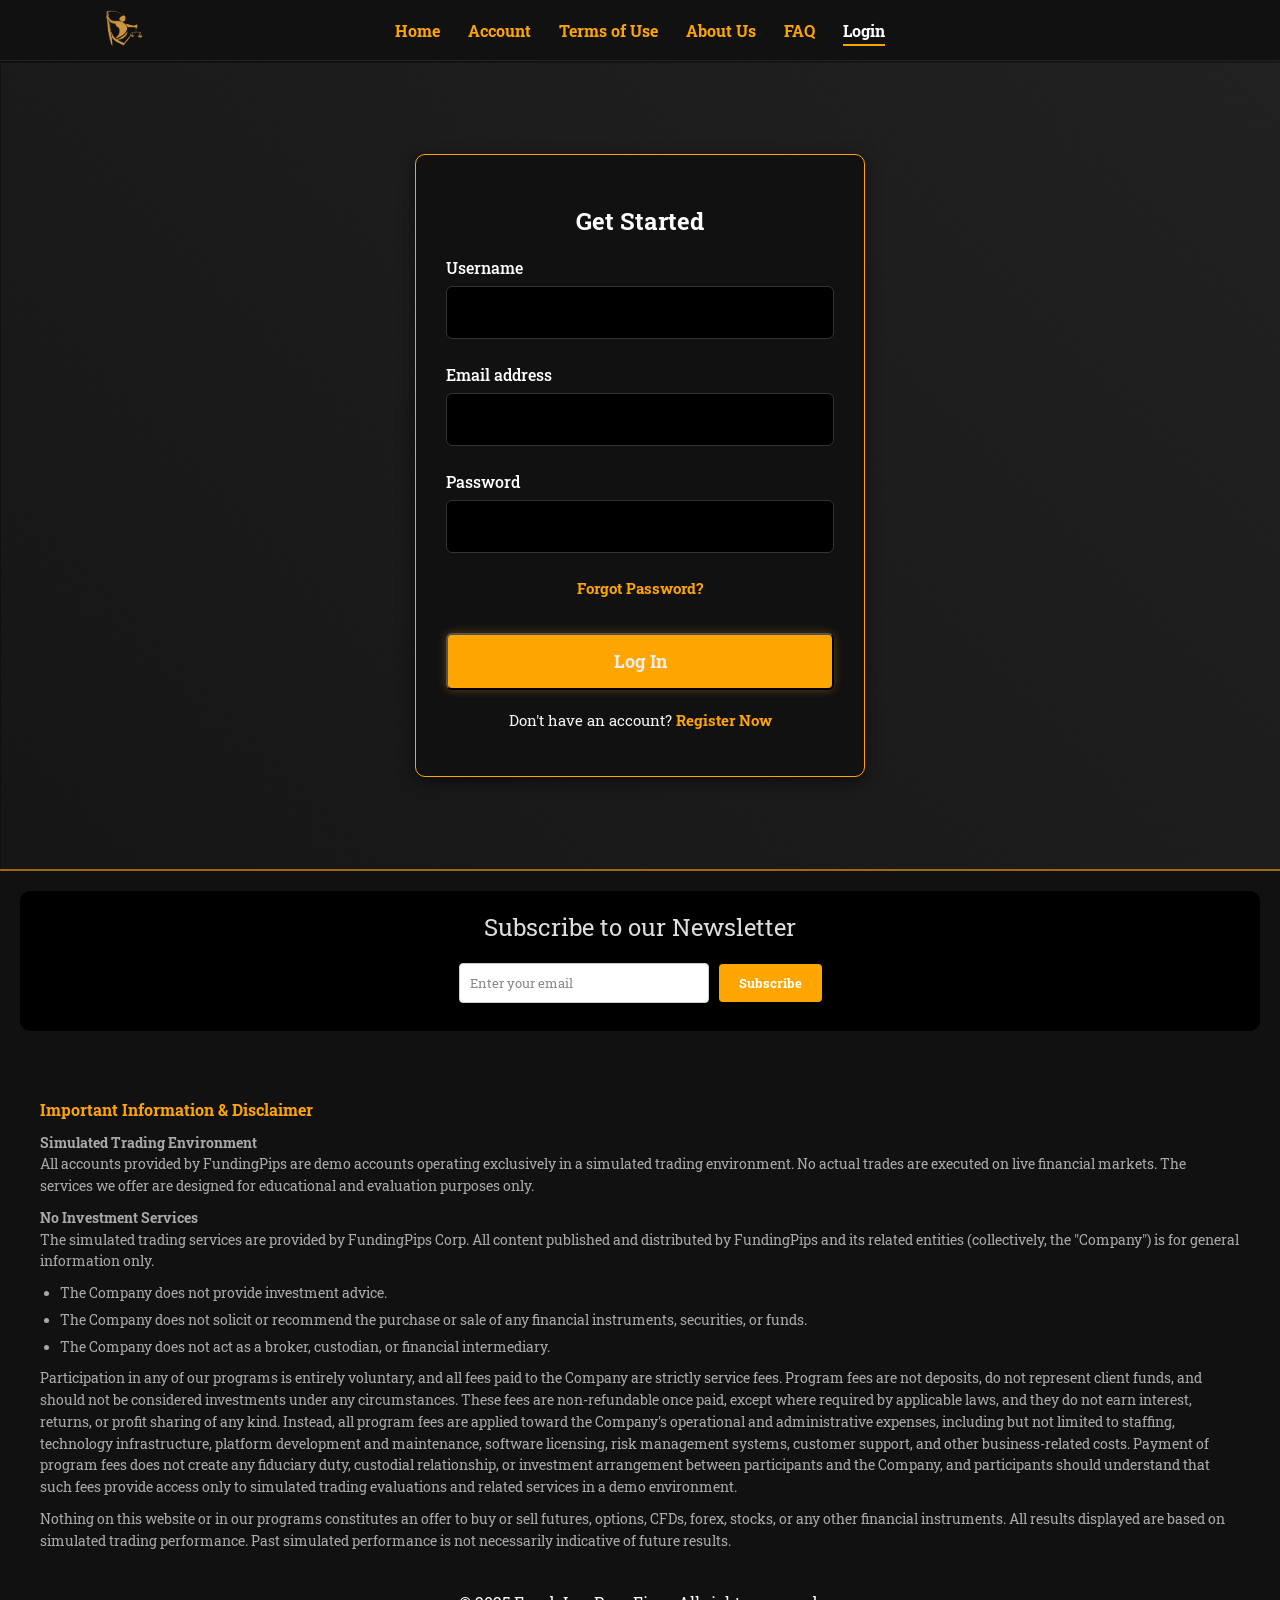
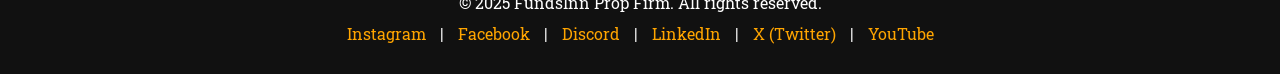
<file: login.html>
<!doctype html>
<html lang="en">
  <head>
    <meta charset="UTF-8" />
    <meta name="viewport" content="width=device-width, initial-scale=1.0" />
    <title>Login</title>
    <link rel="stylesheet" href="css/style.css" />
    <link rel="preconnect" href="https://fonts.googleapis.com" />
    <link rel="preconnect" href="https://fonts.gstatic.com" crossorigin />
    <link
      href="https://fonts.googleapis.com/css2?family=Roboto+Slab:wght@100..900&display=swap"
      rel="stylesheet"
    />
  </head>
  <body>
    <!-- Header -->
    <header>
      <a href="index.html"
        ><img src="css/logo/Capture.PNG" alt="Logo" class="logo"
      /></a>
      <nav>
        <a href="index.html">Home</a>
        <a href="account.html">Account</a>
        <a href="terms.html">Terms of Use</a>
        <a href="about.html">About Us</a>
        <a href="faq.html">FAQ</a>
        <a href="login.html" class="active">Login</a>
      </nav>
    </header>

    <!--   \Hero Section -->

    <section class="page-hero-log-reg">
      <div class="log-reg-container">
        <h2>Get Started</h2>
        <form class="login-form" action="/login-process" method="POST">
          <div class="input-group">
            <label for="Username">Username</label>
            <input type="text" id="Username" name="Username" required />
          </div>

          <div class="input-group">
            <label for="email">Email address</label>
            <input type="email" id="email" name="email" required />
          </div>

          <div class="input-group">
            <label for="password">Password</label>
            <input type="password" id="password" name="password" required />
          </div>

          <p class="login-link">
            <a href="/forgot-password" class="cta_btn">Forgot Password?</a>
          </p>

          <button type="submit" class="login-btn-themed">Log In</button>

          <p class="login-link">
            Don't have an account?
            <a href="register.html" class="cta_btn">Register Now</a>
          </p>
        </form>
      </div>
    </section>

    <!-- Footer -->
    <footer>
      <div class="newsletter">
        <p>Subscribe to our Newsletter</p>
        <form action="#" method="post">
          <input
            type="email"
            name="email"
            placeholder="Enter your email"
            required
          />
          <button type="submit">Subscribe</button>
        </form>
      </div>

      <!-- Disclaimer Section -->
      <div class="disclaimer">
        <h3>Important Information & Disclaimer</h3>
        <p>
          <strong>Simulated Trading Environment</strong><br />
          All accounts provided by FundingPips are demo accounts operating
          exclusively in a simulated trading environment. No actual trades are
          executed on live financial markets. The services we offer are designed
          for educational and evaluation purposes only.
        </p>

        <p>
          <strong>No Investment Services</strong><br />
          The simulated trading services are provided by FundingPips Corp. All
          content published and distributed by FundingPips and its related
          entities (collectively, the "Company") is for general information
          only.
        </p>

        <ul>
          <li>The Company does not provide investment advice.</li>
          <li>
            The Company does not solicit or recommend the purchase or sale of
            any financial instruments, securities, or funds.
          </li>
          <li>
            The Company does not act as a broker, custodian, or financial
            intermediary.
          </li>
        </ul>

        <p>
          Participation in any of our programs is entirely voluntary, and all
          fees paid to the Company are strictly service fees. Program fees are
          not deposits, do not represent client funds, and should not be
          considered investments under any circumstances. These fees are
          non-refundable once paid, except where required by applicable laws,
          and they do not earn interest, returns, or profit sharing of any kind.
          Instead, all program fees are applied toward the Company's operational
          and administrative expenses, including but not limited to staffing,
          technology infrastructure, platform development and maintenance,
          software licensing, risk management systems, customer support, and
          other business-related costs. Payment of program fees does not create
          any fiduciary duty, custodial relationship, or investment arrangement
          between participants and the Company, and participants should
          understand that such fees provide access only to simulated trading
          evaluations and related services in a demo environment.
        </p>

        <p>
          Nothing on this website or in our programs constitutes an offer to buy
          or sell futures, options, CFDs, forex, stocks, or any other financial
          instruments. All results displayed are based on simulated trading
          performance. Past simulated performance is not necessarily indicative
          of future results.
        </p>
      </div>
      <p>© 2025 FundsInn Prop Firm. All rights reserved.</p>
      <p>
        <a href="https://www.instagram.com">Instagram</a> |
        <a href="https://www.facebook.com">Facebook</a> |
        <a href="https://www.discord.com">Discord</a> |
        <a href="https://www.linkedin.com">LinkedIn</a> |
        <a href="https://www.x.com">X (Twitter)</a> |
        <a href="https://www.youtube.com">YouTube</a>
      </p>
    </footer>
  </body>
</html>
</file>
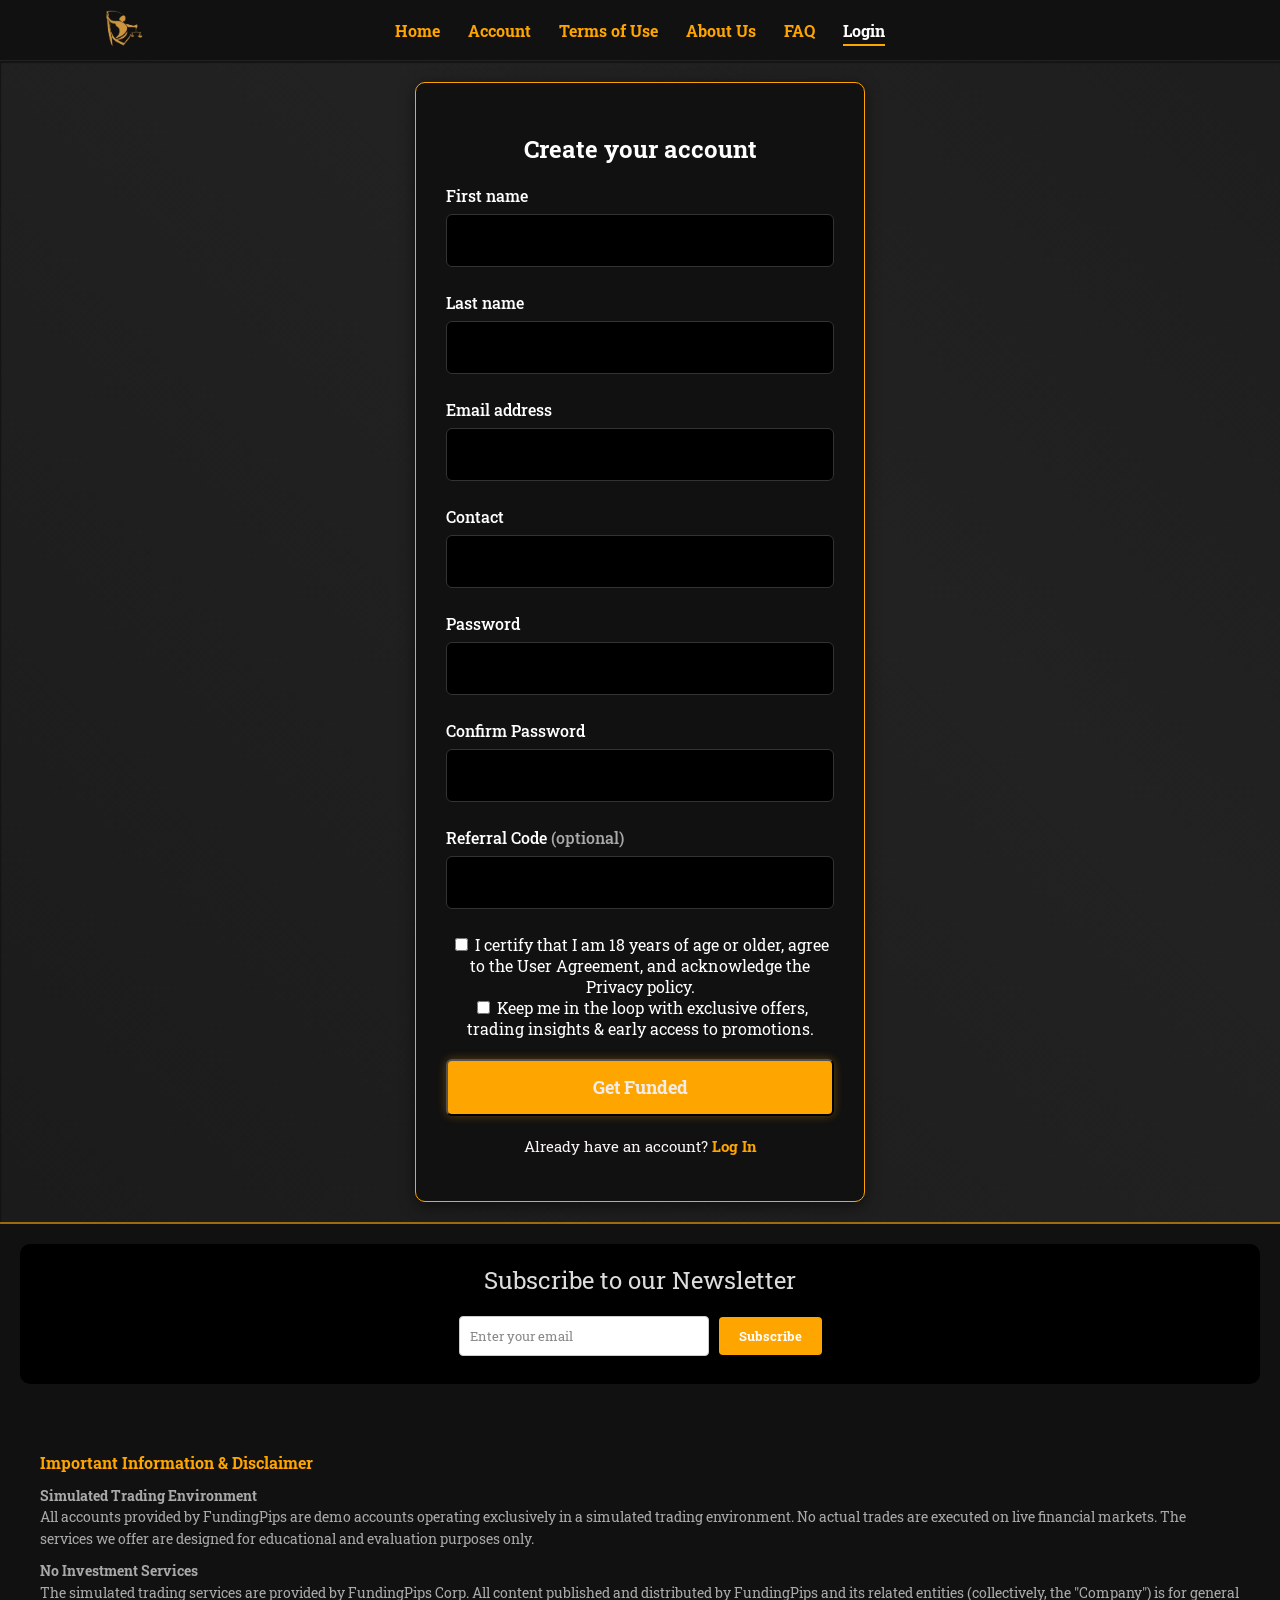
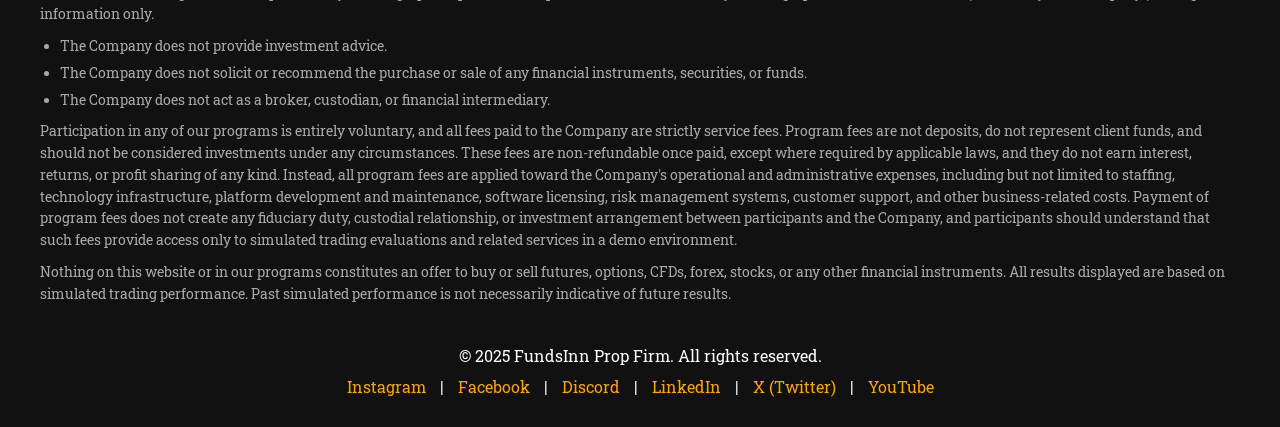
<file: register.html>
<!doctype html>
<html lang="en">
  <head>
    <meta charset="UTF-8" />
    <meta name="viewport" content="width=device-width, initial-scale=1.0" />
    <title>Login</title>
    <link rel="stylesheet" href="css/style.css" />
    <link rel="preconnect" href="https://fonts.googleapis.com" />
    <link rel="preconnect" href="https://fonts.gstatic.com" crossorigin />
    <link
      href="https://fonts.googleapis.com/css2?family=Roboto+Slab:wght@100..900&display=swap"
      rel="stylesheet"
    />
  </head>
  <body>
    <!-- Header -->
    <header>
      <a href="index.html"
        ><img src="css/logo/Capture.PNG" alt="Logo" class="logo"
      /></a>
      <nav>
        <a href="index.html">Home</a>
        <a href="account.html">Account</a>
        <a href="terms.html">Terms of Use</a>
        <a href="about.html">About Us</a>
        <a href="faq.html">FAQ</a>
        <a href="login.html" class="active">Login</a>
      </nav>
    </header>

    <!--   \Hero Section -->

    <section class="page-hero-log-reg">
      <div class="log-reg-container">
        <h2>Create your account</h2>

        <form class="register-form" action="register-process" method="POST">
          <div class="name-group">
            <div class="input-group">
              <label for="first-name">First name</label>
              <input type="text" id="first-name" name="first_name" required />
            </div>
            <div class="input-group">
              <label for="last-name">Last name</label>
              <input type="text" id="last-name" name="last_name" required />
            </div>
          </div>

          <div class="input-group">
            <label for="email">Email address</label>
            <input type="email" id="email" name="email" required />
          </div>

          <div class="input-group">
            <label for="Contact">Contact</label>
            <input type="tel" id="Contact" name="Contact" required />
          </div>

          <div class="input-group">
            <label for="password">Password</label>
            <input type="password" id="password" name="password" required />
          </div>

          <div class="input-group">
            <label for="confirm-password">Confirm Password</label>
            <input
              type="password"
              id="confirm-password"
              name="confirm_password"
              required
            />
          </div>

          <div class="input-group">
            <label for="referral-code"
              >Referral Code
              <span style="color: darkgray">(optional)</span></label
            >
            <input type="text" id="referral-code" name="referral_code" />
          </div>

          <div class="checkbox-group">
            <input
              type="checkbox"
              id="certify-age"
              name="certify_age"
              required
            />
            <label for="certify-age"
              >I certify that I am 18 years of age or older, agree to the User
              Agreement, and acknowledge the Privacy policy.</label
            >
          </div>

          <div class="checkbox-group">
            <input
              type="checkbox"
              id="keep-me-in-loop"
              name="keep_me_in_loop"
            />
            <label for="keep-me-in-loop"
              >Keep me in the loop with exclusive offers, trading insights &
              early access to promotions.</label
            >
          </div>

          <div class="success-cloudflare"></div>

          <button type="submit" class="login-btn-themed">Get Funded</button>

          <p class="login-link">
            Already have an account?
            <a href="login.html" class="cta_btn">Log In</a>
          </p>
        </form>
      </div>
    </section>

    <!-- Footer -->
    <footer>
      <div class="newsletter">
        <p>Subscribe to our Newsletter</p>
        <form action="#" method="post">
          <input
            type="email"
            name="email"
            placeholder="Enter your email"
            required
          />
          <button type="submit">Subscribe</button>
        </form>
      </div>

      <!-- Disclaimer Section -->
      <div class="disclaimer">
        <h3>Important Information & Disclaimer</h3>
        <p>
          <strong>Simulated Trading Environment</strong><br />
          All accounts provided by FundingPips are demo accounts operating
          exclusively in a simulated trading environment. No actual trades are
          executed on live financial markets. The services we offer are designed
          for educational and evaluation purposes only.
        </p>

        <p>
          <strong>No Investment Services</strong><br />
          The simulated trading services are provided by FundingPips Corp. All
          content published and distributed by FundingPips and its related
          entities (collectively, the "Company") is for general information
          only.
        </p>

        <ul>
          <li>The Company does not provide investment advice.</li>
          <li>
            The Company does not solicit or recommend the purchase or sale of
            any financial instruments, securities, or funds.
          </li>
          <li>
            The Company does not act as a broker, custodian, or financial
            intermediary.
          </li>
        </ul>

        <p>
          Participation in any of our programs is entirely voluntary, and all
          fees paid to the Company are strictly service fees. Program fees are
          not deposits, do not represent client funds, and should not be
          considered investments under any circumstances. These fees are
          non-refundable once paid, except where required by applicable laws,
          and they do not earn interest, returns, or profit sharing of any kind.
          Instead, all program fees are applied toward the Company's operational
          and administrative expenses, including but not limited to staffing,
          technology infrastructure, platform development and maintenance,
          software licensing, risk management systems, customer support, and
          other business-related costs. Payment of program fees does not create
          any fiduciary duty, custodial relationship, or investment arrangement
          between participants and the Company, and participants should
          understand that such fees provide access only to simulated trading
          evaluations and related services in a demo environment.
        </p>

        <p>
          Nothing on this website or in our programs constitutes an offer to buy
          or sell futures, options, CFDs, forex, stocks, or any other financial
          instruments. All results displayed are based on simulated trading
          performance. Past simulated performance is not necessarily indicative
          of future results.
        </p>
      </div>
      <p>© 2025 FundsInn Prop Firm. All rights reserved.</p>
      <p>
        <a href="https://www.instagram.com">Instagram</a> |
        <a href="https://www.facebook.com">Facebook</a> |
        <a href="https://www.discord.com">Discord</a> |
        <a href="https://www.linkedin.com">LinkedIn</a> |
        <a href="https://www.x.com">X (Twitter)</a> |
        <a href="https://www.youtube.com">YouTube</a>
      </p>
    </footer>
  </body>
</html>
</file>
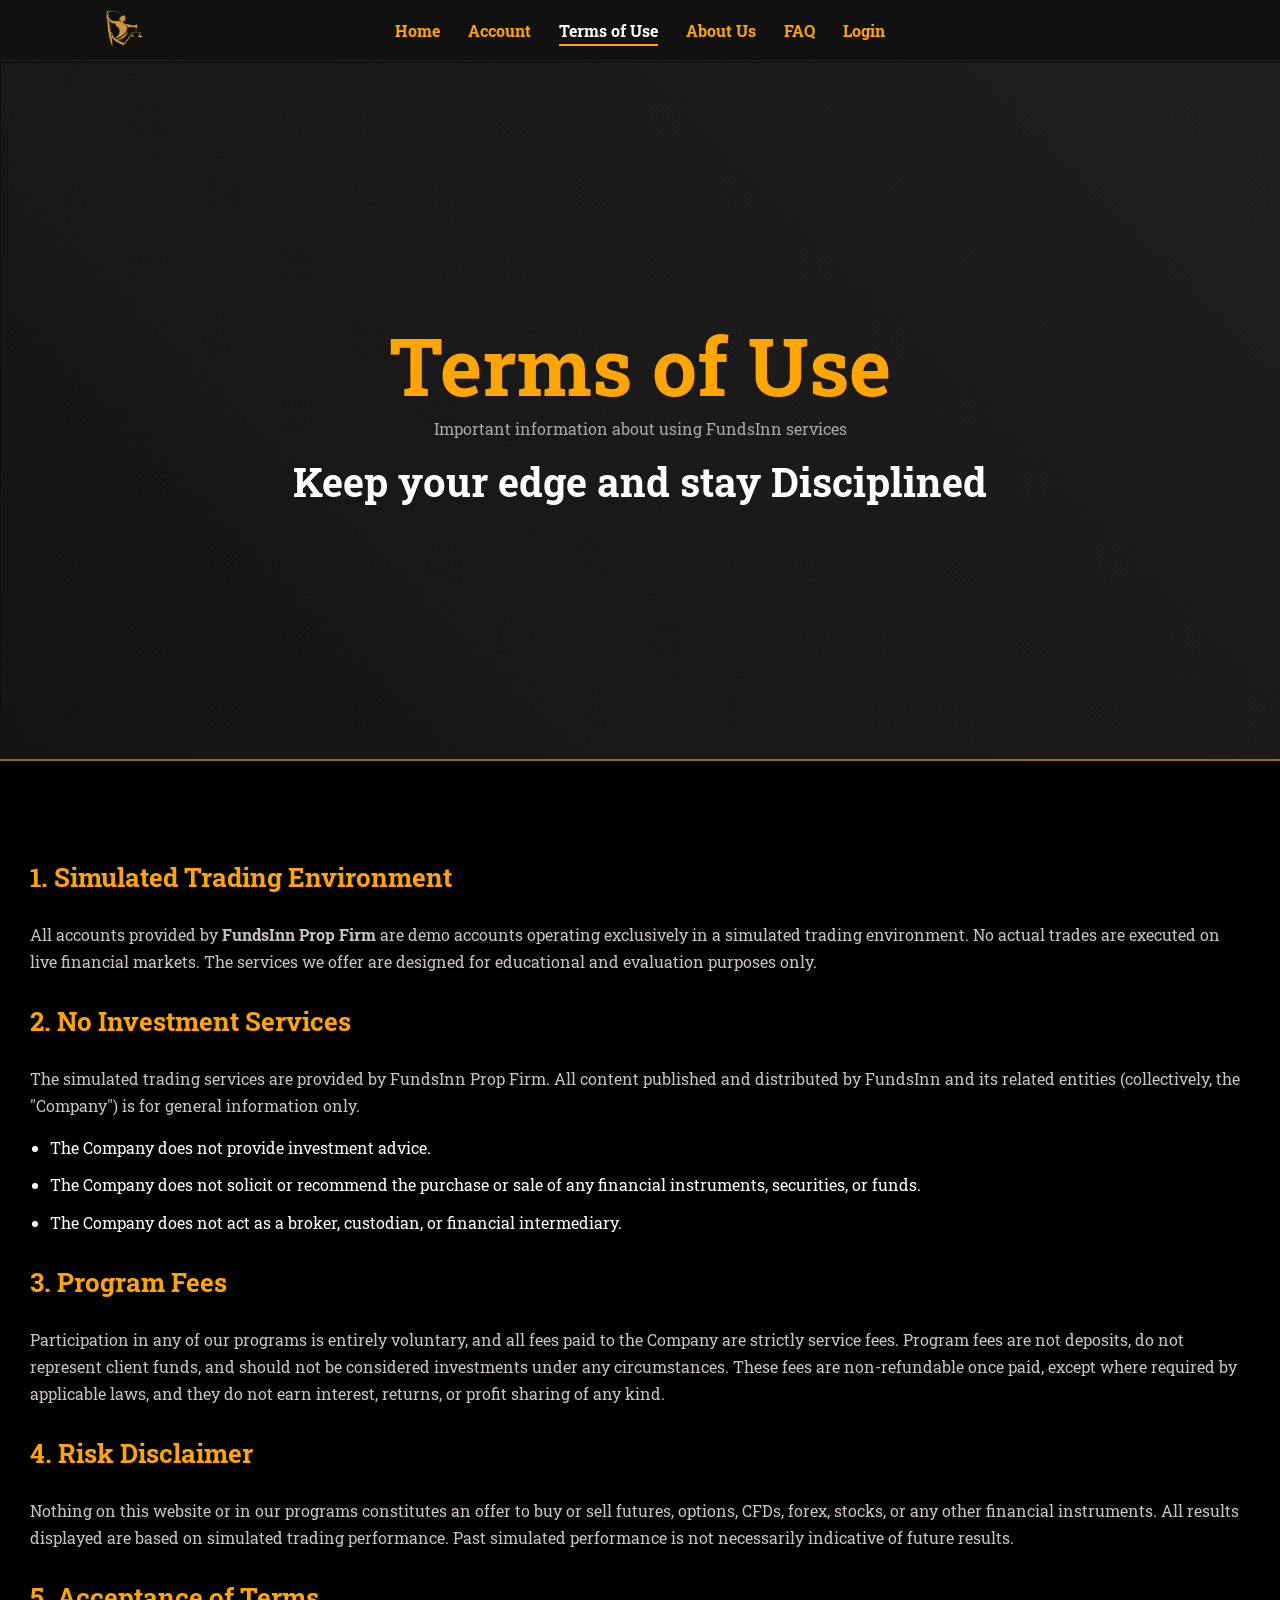
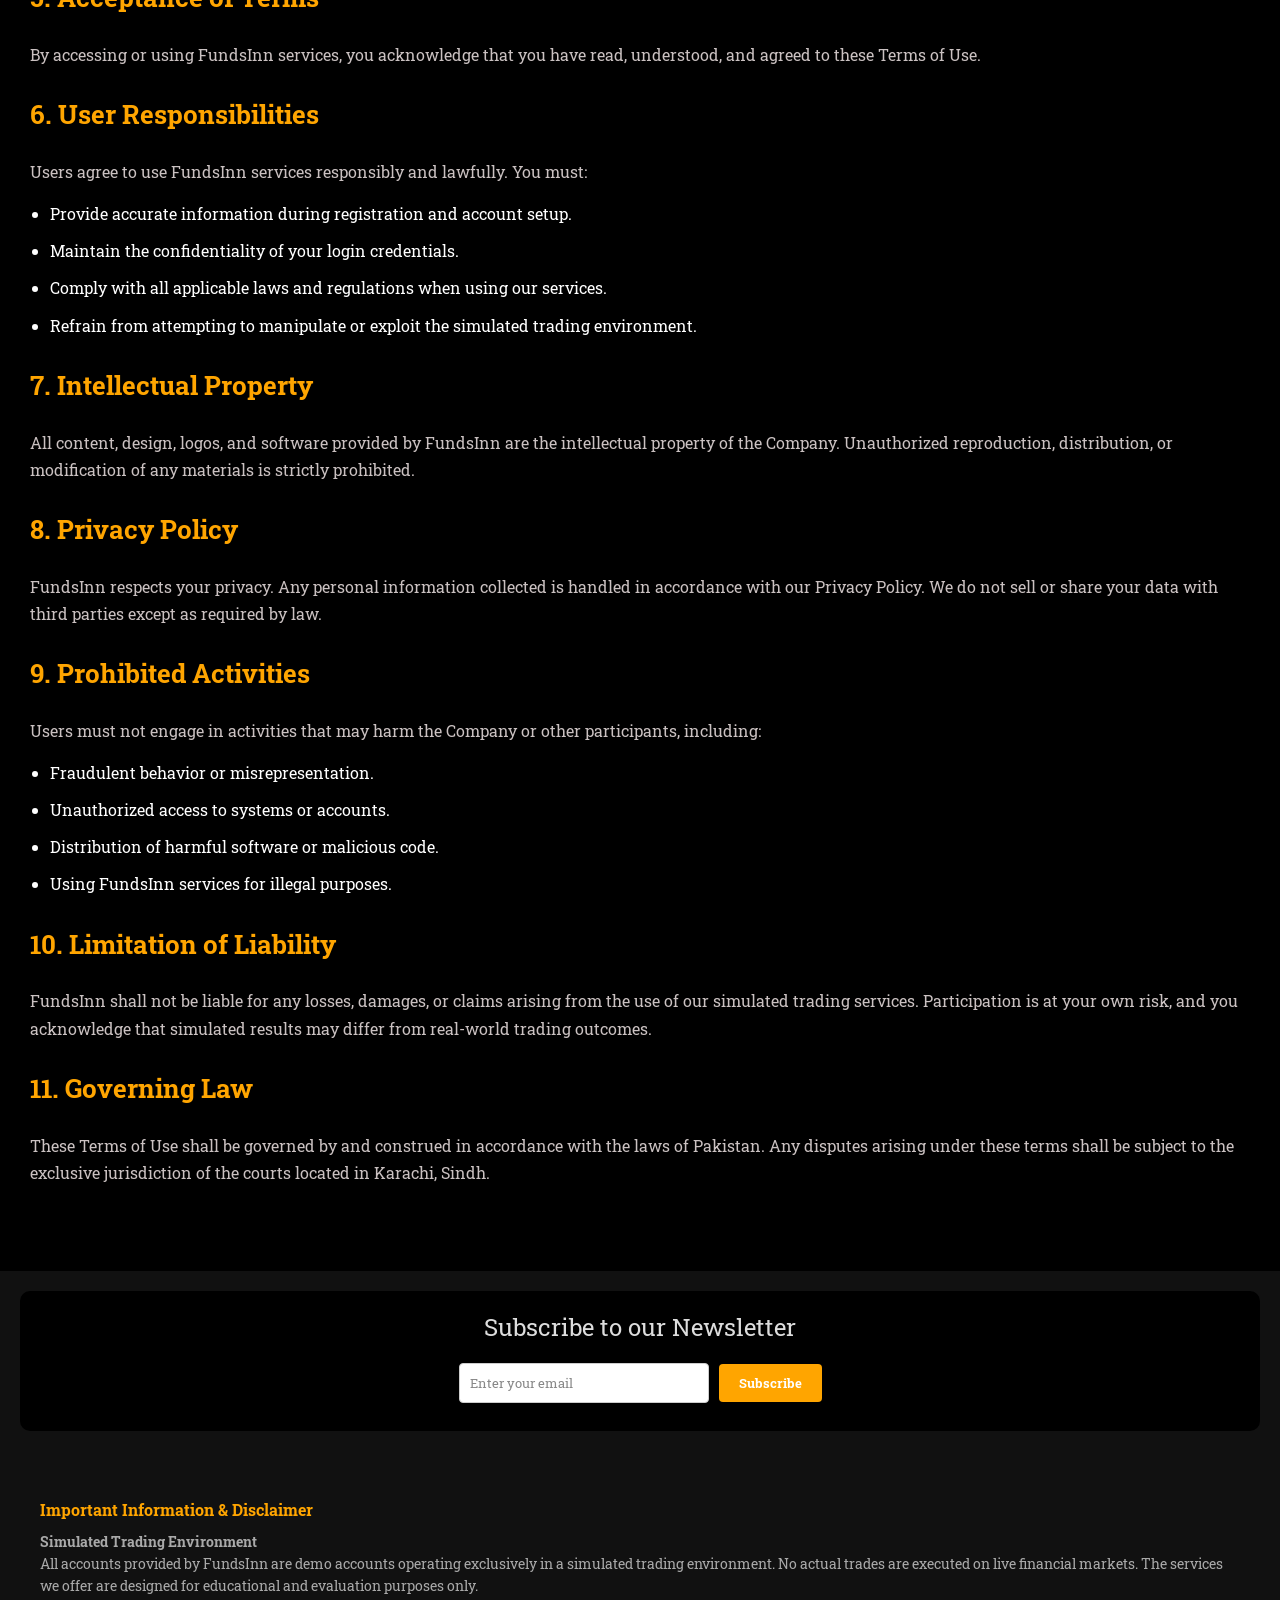
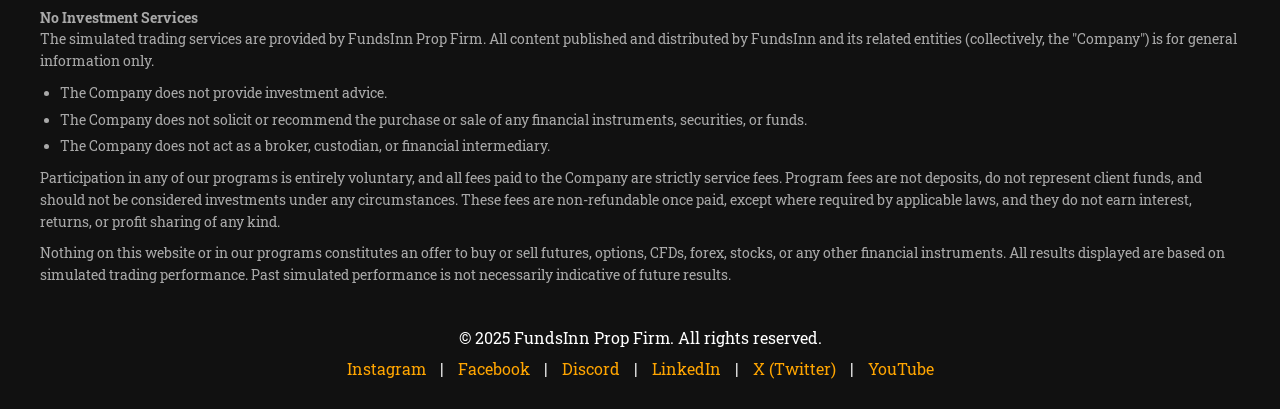
<file: terms.html>
<!doctype html>
<html lang="en">
  <head>
    <meta charset="UTF-8" />
    <meta name="viewport" content="width=device-width, initial-scale=1.0" />
    <title>Terms of Use</title>
    <link rel="stylesheet" href="css/style.css" />
    <link rel="preconnect" href="https://fonts.googleapis.com" />
    <link rel="preconnect" href="https://fonts.gstatic.com" crossorigin />
    <link
      href="https://fonts.googleapis.com/css2?family=Roboto+Slab:wght@100..900&display=swap"
      rel="stylesheet"
    />
  </head>
  <body>
    <!-- Header -->
    <header>
      <a href="index.html"
        ><img src="css/logo/Capture.PNG" alt="Logo" class="logo"
      /></a>
      <nav>
        <a href="index.html">Home</a>
        <a href="account.html">Account</a>
        <a href="terms.html" class="active">Terms of Use</a>
        <a href="about.html">About Us</a>
        <a href="faq.html">FAQ</a>
        <a href="login.html">Login</a>
      </nav>
    </header>

    <!-- Hero Section -->
    <section class="page-hero">
      <h1>Terms of Use</h1>
      <p>Important information about using FundsInn services</p>
      <h3>Keep your edge and stay Disciplined</h3>
    </section>

    <!-- Terms Content -->
    <section class="terms-content">
      <h2>1. Simulated Trading Environment</h2>
      <p>
        All accounts provided by <strong>FundsInn Prop Firm</strong> are demo
        accounts operating exclusively in a simulated trading environment. No
        actual trades are executed on live financial markets. The services we
        offer are designed for educational and evaluation purposes only.
      </p>

      <h2>2. No Investment Services</h2>
      <p>
        The simulated trading services are provided by FundsInn Prop Firm. All
        content published and distributed by FundsInn and its related entities
        (collectively, the "Company") is for general information only.
      </p>
      <ul>
        <li>The Company does not provide investment advice.</li>
        <li>
          The Company does not solicit or recommend the purchase or sale of any
          financial instruments, securities, or funds.
        </li>
        <li>
          The Company does not act as a broker, custodian, or financial
          intermediary.
        </li>
      </ul>

      <h2>3. Program Fees</h2>
      <p>
        Participation in any of our programs is entirely voluntary, and all fees
        paid to the Company are strictly service fees. Program fees are not
        deposits, do not represent client funds, and should not be considered
        investments under any circumstances. These fees are non-refundable once
        paid, except where required by applicable laws, and they do not earn
        interest, returns, or profit sharing of any kind.
      </p>

      <h2>4. Risk Disclaimer</h2>
      <p>
        Nothing on this website or in our programs constitutes an offer to buy
        or sell futures, options, CFDs, forex, stocks, or any other financial
        instruments. All results displayed are based on simulated trading
        performance. Past simulated performance is not necessarily indicative of
        future results.
      </p>

      <h2>5. Acceptance of Terms</h2>
      <p>
        By accessing or using FundsInn services, you acknowledge that you have
        read, understood, and agreed to these Terms of Use.
      </p>

      <h2>6. User Responsibilities</h2>
      <p>
        Users agree to use FundsInn services responsibly and lawfully. You must:
      </p>
      <ul>
        <li>
          Provide accurate information during registration and account setup.
        </li>
        <li>Maintain the confidentiality of your login credentials.</li>
        <li>
          Comply with all applicable laws and regulations when using our
          services.
        </li>
        <li>
          Refrain from attempting to manipulate or exploit the simulated trading
          environment.
        </li>
      </ul>

      <h2>7. Intellectual Property</h2>
      <p>
        All content, design, logos, and software provided by FundsInn are the
        intellectual property of the Company. Unauthorized reproduction,
        distribution, or modification of any materials is strictly prohibited.
      </p>

      <h2>8. Privacy Policy</h2>
      <p>
        FundsInn respects your privacy. Any personal information collected is
        handled in accordance with our Privacy Policy. We do not sell or share
        your data with third parties except as required by law.
      </p>

      <h2>9. Prohibited Activities</h2>
      <p>
        Users must not engage in activities that may harm the Company or other
        participants, including:
      </p>
      <ul>
        <li>Fraudulent behavior or misrepresentation.</li>
        <li>Unauthorized access to systems or accounts.</li>
        <li>Distribution of harmful software or malicious code.</li>
        <li>Using FundsInn services for illegal purposes.</li>
      </ul>

      <h2>10. Limitation of Liability</h2>
      <p>
        FundsInn shall not be liable for any losses, damages, or claims arising
        from the use of our simulated trading services. Participation is at your
        own risk, and you acknowledge that simulated results may differ from
        real-world trading outcomes.
      </p>

      <h2>11. Governing Law</h2>
      <p>
        These Terms of Use shall be governed by and construed in accordance with
        the laws of Pakistan. Any disputes arising under these terms shall be
        subject to the exclusive jurisdiction of the courts located in Karachi,
        Sindh.
      </p>
    </section>

    <!-- Footer -->
    <footer>
      <div class="newsletter">
        <p>Subscribe to our Newsletter</p>
        <form action="#" method="post">
          <input
            type="email"
            name="email"
            placeholder="Enter your email"
            required
          />
          <button type="submit">Subscribe</button>
        </form>
      </div>

      <div class="disclaimer">
        <h3>Important Information & Disclaimer</h3>
        <p>
          <strong>Simulated Trading Environment</strong><br />
          All accounts provided by FundsInn are demo accounts operating
          exclusively in a simulated trading environment. No actual trades are
          executed on live financial markets. The services we offer are designed
          for educational and evaluation purposes only.
        </p>

        <p>
          <strong>No Investment Services</strong><br />
          The simulated trading services are provided by FundsInn Prop Firm. All
          content published and distributed by FundsInn and its related entities
          (collectively, the "Company") is for general information only.
        </p>

        <ul>
          <li>The Company does not provide investment advice.</li>
          <li>
            The Company does not solicit or recommend the purchase or sale of
            any financial instruments, securities, or funds.
          </li>
          <li>
            The Company does not act as a broker, custodian, or financial
            intermediary.
          </li>
        </ul>

        <p>
          Participation in any of our programs is entirely voluntary, and all
          fees paid to the Company are strictly service fees. Program fees are
          not deposits, do not represent client funds, and should not be
          considered investments under any circumstances. These fees are
          non-refundable once paid, except where required by applicable laws,
          and they do not earn interest, returns, or profit sharing of any kind.
        </p>

        <p>
          Nothing on this website or in our programs constitutes an offer to buy
          or sell futures, options, CFDs, forex, stocks, or any other financial
          instruments. All results displayed are based on simulated trading
          performance. Past simulated performance is not necessarily indicative
          of future results.
        </p>
      </div>

      <p>© 2025 FundsInn Prop Firm. All rights reserved.</p>
      <p>
        <a href="https://www.instagram.com">Instagram</a> |
        <a href="https://www.facebook.com">Facebook</a> |
        <a href="https://www.discord.com">Discord</a> |
        <a href="https://www.linkedin.com">LinkedIn</a> |
        <a href="https://www.x.com">X (Twitter)</a> |
        <a href="https://www.youtube.com">YouTube</a>
      </p>
    </footer>
  </body>
</html>
</file>
<file: css/style.css>
/* ============================================================
   SECTION 1: GLOBAL / COMMON STYLES 
   (Reset, Body, Accessibility, Common Animations, Utils)
   ============================================================ */
* {
  box-sizing: border-box;
  font-family: "Roboto Slab", serif;
}

html,
body {
  min-height: 100vh;
}

html {
  overflow-x: hidden;
}

img {
  max-width: 100%;
}

body {
  margin: 0;
  background-color: #000;
  color: #fff;
}

/* Accessibility: focus styles */
a:focus-visible,
button:focus-visible,
input:focus-visible {
  outline: 2px solid orange;
  outline-offset: 2px;
}

/* Gradient animation */
@keyframes gradientAnimation {
  0% {
    background-position: 0% 50%;
  }
  50% {
    background-position: 100% 50%;
  }
  100% {
    background-position: 0% 50%;
  }
}

/* Shared Background Animation Class */
.hero,
.highlights,
.payment-partners {
  background: linear-gradient(45deg, #000, #222, #000);
  background-size: 600% 600%;
  animation: gradientAnimation 10s ease-in-out infinite;
}

/* CTA button (global) */
.cta-btn,
.cta .btn {
  display: inline-block;
  background-color: orange;
  color: white;
  padding: 12px 25px;
  border-radius: 8px;
  font-weight: bold;
  text-decoration: none;
  transition: all 0.3s ease;
  box-shadow: 0 0 10px rgba(255, 165, 0, 0.3);
  border: 0;
}

.cta-btn:hover,
.cta .btn:hover {
  background: #fff;
  color: #000;
  transform: scale(1.05);
}

/* Common Highlights Grid Styles */
.highlights {
  padding: 60px 20px;
  box-shadow: 0 0 20px rgba(255, 165, 0, 0.3);
  border-top: 2px solid orange;
  text-align: center;
}

.highlights h2 {
  font-size: 3rem;
  color: orange;
  margin-bottom: 15px;
}

.highlights .subheading {
  font-size: 1.2rem;
  color: darkgray;
  margin-bottom: 40px;
}

.highlight-grid {
  display: grid;
  grid-template-columns: repeat(4, 1fr);
  grid-template-rows: repeat(2, auto);
  gap: 25px;
  padding: 0 10px;
}

.highlight-card {
  background: transparent;
  color: orange;
  padding: 25px;
  border-radius: 12px;
  font-weight: bold;
  box-shadow: 0 0 12px rgba(255, 165, 0, 0.25);
  transition: all 0.3s ease;
  cursor: pointer;
  backdrop-filter: blur(30px);
  text-align: left;
}

.highlight-card:hover {
  background: linear-gradient(145deg, orange, #ffcc66);
  color: #000;
  transform: translateY(-8px) scale(1.05);
  box-shadow: 0 0 20px rgba(255, 255, 255, 0.4);
}

.highlight-card ul {
  list-style: disc;
  padding-left: 20px;
  color: #ddd;
}

/* Utilities */
.container {
  width: 90%;
  max-width: 1200px;
  margin: 0 auto;
}

/* ============================================================
   SECTION 2: RASAB'S PORTION 
   (Index, Account, Terms + Footer)
   ============================================================ */

/* --- Index / Home Page --- */
.hero {
  height: 600px;
  display: flex;
  flex-direction: column;
  justify-content: center;
  align-items: center;
  text-align: center;
  padding: 40px 20px;
}

.hero h1 {
  font-size: 5rem;
  color: rgba(255, 166, 0, 0.945);
  letter-spacing: 1px;
}

.hero h4 {
  font-size: 2.5rem;
  margin-top: -50px;
}

.hero p {
  font-size: 1rem;
  margin: 20px 0;
  color: darkgray;
  margin-top: -25px;
  max-width: 800px;
}

.payment-partners {
  text-align: center;
  padding: 50px 20px;
}

.payment-partners h2 {
  font-size: 2.5rem;
  color: orange;
  margin-bottom: 10px;
  text-transform: uppercase;
}

.payment-partners .subheading {
  font-size: 1.1rem;
  color: darkgray;
  margin-bottom: 30px;
}

.partners-logos {
  display: flex;
  justify-content: center;
  gap: 40px;
  flex-wrap: wrap;
}

.partners-logos img {
  height: 55px;
  filter: grayscale(100%);
  transition: all 0.3s ease;
  background-color: transparent;
}

.partners-logos img:hover {
  filter: grayscale(0%);
  transform: scale(1.1);
}

.funding-rules {
  padding: 40px 20px;
  text-align: center;
}

.funding-rules h2 {
  font-size: 2.5rem;
  color: orange;
}

.funding-rules ol {
  max-width: 700px;
  margin: auto;
  text-align: left;
  color: darkgray;
  font-size: 1.1rem;
  line-height: 1.7;
}

.funding-rules li {
  transition: color 0.3s ease;
}

.funding-rules li:hover {
  color: orange;
}

.trading-conditions {
  padding: 40px 20px;
  text-align: center;
  background-color: #000;
  border-top: 2px solid rgba(255, 166, 0, 0.575);
  border-bottom: 2px solid rgba(255, 166, 0, 0.575);
}

.trading-conditions h2 {
  font-size: 2.5rem;
  color: orange;
}

.trading-conditions p {
  max-width: 800px;
  margin: auto;
  color: darkgray;
  font-size: 1.1rem;
  line-height: 1.8;
}

.trading-conditions ol {
  max-width: 700px;
  margin: auto;
  text-align: left;
  color: darkgray;
  font-size: 1.1rem;
  line-height: 1.7;
}

.trading-conditions ol li {
  transition: color 0.3s ease;
}

.trading-conditions ol li:hover {
  color: orange;
}

.cta {
  text-align: center;
  padding: 70px 20px;
  border-radius: 12px;
}

.cta h2 {
  font-size: 2.5rem;
  color: #fff;
}

.cta p {
  font-size: 1.2rem;
  color: #ddd;
}

.cta_btn {
  color: orange;
  text-decoration: none;
  font-weight: 700;
  transition:
    color 0.2s ease,
    text-decoration 0.2s ease;
}

.cta_btn:hover {
  color: #643904;
  text-decoration: underline;
}

/* --- Account Page --- */
.account-wrapper {
  background: linear-gradient(45deg, #000, #222, #000);
  background-size: 600% 600%;
  animation: gradientAnimation 10s ease-in-out infinite;
  padding: 40px 0;
}

.account-info {
  margin-top: -40px;
  text-align: center;
  padding: 60px 20px;
  height: 500px;
}

.account-info h1 {
  font-size: 80px;
  color: orange;
  margin-top: 190px;
  margin-bottom: 0px;
}

.account-info p {
  margin-top: 0px;
  font-size: 1rem;
  color: darkgray;
  max-width: 800px;
  margin-left: auto;
  margin-right: auto;
}

.account-info h3 {
  margin-top: 0px;
  margin-bottom: 190px;
  font-size: 2.5rem;
  color: #fff;
}

.filters {
  text-align: center;
  margin: 20px 0;
}

.filters label {
  color: orange;
  font-weight: bold;
  margin-right: 10px;
}

.filters select {
  padding: 8px 12px;
  border-radius: 6px;
  border: 1px solid #444;
  background: #111;
  color: #fff;
  cursor: pointer;
}

.account-types {
  padding: 40px 20px 80px;
  text-align: center;
  background: #000;
  border-top: 2px solid rgba(255, 166, 0, 0.575);
  border-bottom: 2px solid rgba(255, 166, 0, 0.575);
}

.account-types h2 {
  font-size: 2.5rem;
  color: orange;
  margin-bottom: 20px;
}

.tabs {
  display: flex;
  justify-content: center;
  margin-bottom: 20px;
  flex-wrap: wrap;
}

.tab-btn {
  background: #111;
  color: orange;
  border: none;
  padding: 10px 20px;
  margin: 5px;
  cursor: pointer;
  transition: 0.3s;
  border-radius: 6px;
}

.tab-btn.active {
  background: orange;
  color: #000;
}

.tab-btn:hover {
  background: #222;
  color: #fff;
}

.tab-content {
  display: none;
  background: #111;
  padding: 20px;
  border-radius: 8px;
  margin: 20px auto;
  max-width: 700px;
  text-align: left;
  box-shadow: 0 0 12px rgba(255, 165, 0, 0.25);
}

.tab-content.active {
  display: block;
}

.tab-content h3 {
  color: orange;
  margin-bottom: 10px;
}

.tab-content ul {
  list-style: disc;
  padding-left: 20px;
  color: darkgray;
}

#toggleView {
  margin: 20px auto;
  display: block;
  background: orange;
  color: #000;
  border: none;
  padding: 10px 20px;
  border-radius: 6px;
  font-weight: bold;
  cursor: pointer;
  transition: 0.3s;
}

#toggleView:hover {
  background: #fff;
  color: #000;
}

.account-types table {
  width: 90%;
  max-width: 1100px;
  margin: 20px auto;
  border-collapse: collapse;
  box-shadow: 0 0 15px rgba(255, 165, 0, 0.3);
}

.account-types th,
.account-types td {
  border: 1px solid #444;
  padding: 12px;
  text-align: center;
}

.account-types th {
  background: #111;
  color: orange;
  font-weight: bold;
}

.account-types tr:nth-child(even) {
  background: #222;
}

.account-types tr:hover {
  background: rgba(255, 165, 0, 0.2);
  cursor: pointer;
}

.card-view {
  display: flex;
  flex-wrap: wrap;
  justify-content: center;
  margin-top: 20px;
}

.card-view.hidden {
  display: none;
}

.account-card {
  background: #111;
  border: 1px solid orange;
  padding: 20px;
  margin: 10px;
  border-radius: 8px;
  color: #fff;
  width: 220px;
  transition:
    transform 0.3s,
    box-shadow 0.3s;
}

.account-card h3 {
  color: orange;
  margin-bottom: 10px;
}

.account-card:hover {
  transform: scale(1.05);
  box-shadow: 0 0 15px rgba(255, 165, 0, 0.4);
}

/* --- Terms Page --- */
.terms-content {
  max-width: 100%;
  margin: 40px auto;
  margin-bottom: 40px;
  padding: 30px;
  background: black;
  border-radius: 8px;
  line-height: 1.7;
}

.terms-content h2 {
  font-size: 1.6rem;
  color: orange;
  margin-top: 25px;
}

.terms-content p {
  color: rgb(202, 193, 193);
  margin: 15px 0;
}

.terms-content ul {
  margin: 15px 0;
  padding-left: 20px;
}

.terms-content li {
  margin-bottom: 10px;
  transition: color 0.3s ease;
}

.terms-content li:hover {
  color: orange;
}

/* --- FOOTER (Rasab) --- */
footer {
  background: #111;
  padding: 20px;
  text-align: center;
}

footer p {
  margin: 10px 0;
}

footer a {
  color: orange;
  margin: 0 10px;
  text-decoration: none;
}

footer a:hover {
  color: #fff;
}

footer .disclaimer {
  margin-top: 30px;
  text-align: left;
  font-size: 0.85rem;
  line-height: 1.6;
  color: darkgray;
  padding: 20px;
}

footer .disclaimer h3 {
  color: orange;
  margin-bottom: 10px;
  font-size: 1rem;
}

footer .disclaimer ul {
  margin: 10px 0;
  padding-left: 20px;
}

footer .disclaimer li {
  margin-bottom: 5px;
}

.newsletter {
  background: #000;
  padding: 10px 10px;
  text-align: center;
  min-height: 140px;
  border-radius: 10px;
}

.newsletter p {
  font-size: 1.5rem;
  color: #ddd;
  margin-bottom: 20px;
}

.newsletter form {
  display: flex;
  justify-content: center;
  align-items: center;
  gap: 10px;
  flex-wrap: wrap;
}

.newsletter input[type="email"] {
  padding: 10px;
  border: 1px solid #ccc;
  border-radius: 4px;
  width: 250px;
  background: #fff;
  color: #333;
}

.newsletter input[type="email"]::placeholder {
  color: #888;
}

.newsletter button {
  padding: 10px 20px;
  background: orange;
  border: none;
  border-radius: 4px;
  font-weight: bold;
  cursor: pointer;
  color: #fff;
  transition: background 0.2s ease;
}

.newsletter button:hover {
  background: #e69500;
  color: #fff;
}

/* ============================================================
   SECTION 3: SAMAD'S PORTION 
   (About, FAQ, Login, Register + Header/Nav)
   ============================================================ */

/* --- HEADER & NAV (Samad) --- */
header {
  background: #111;
  padding: 03px 40px;
  text-align: center;
  position: sticky;
  top: 0;
  z-index: 1000;
  border-bottom: 1px solid #222;
  display: flex;
  align-items: center;
  justify-content: flex-start;
}

header nav {
  display: inline-block;
  left: 50%;
  position: absolute;
  transform: translateX(-50%);
  white-space: nowrap;
}

.logo {
  height: 50px;
  width: auto;
  display: inline-block;
  transition: filter 0.3s ease;
  transform: translateX(80%);
}

.logo:hover {
  filter: drop-shadow(0 0px 10px rgba(233, 144, 10, 0.945));
}

header nav a {
  color: orange;
  margin: 0 12px;
  text-decoration: none;
  font-weight: bold;
  padding-bottom: 3px;
  transition:
    color 0.2s ease,
    border-color 0.2s ease;
}

header nav a:hover {
  color: #fff;
}

header nav a.active {
  color: #fff;
  border-bottom: 2px solid orange;
}

/* --- About & FAQ Page Styles --- */
.page-hero {
  background: linear-gradient(45deg, #000, #222, #000);
  background-size: 600% 600%;
  animation: gradientAnimation 10s ease-in-out infinite;
  text-align: center;
  padding: 60px 20px;
  height: 700px;
  border-top: 1px solid rgba(255, 166, 0, 0.041);
  border-bottom: 2px solid rgba(255, 166, 0, 0.575);
}

.page-hero h1 {
  font-size: 80px;
  color: orange;
  margin-top: 190px;
  margin-bottom: 0px;
}

.page-hero h2 {
  font-size: 1.8rem;
}

.page-hero p {
  margin-top: 0px;
  font-size: 1rem;
  color: darkgray;
}

.page-hero h3 {
  margin-top: 0px;
  margin-bottom: 190px;
  font-size: 2.5rem;
}

.search-container {
  margin: 30px auto 50px;
  max-width: 750px;
  border: 3px solid rgb(223, 211, 185);
  border-radius: 5px;
  background-color: #000;
  box-shadow: 0 4px 12px rgba(0, 0, 0, 0.4);
  display: flex;
}

#faqSearch {
  flex-grow: 1;
  padding: 10px 15px;
  border: none;
  background-color: #090600;
  color: #fff;
  font-size: 1rem;
  outline: none;
}

.search-btn {
  background-color: black;
  color: orange;
  padding: 10px 15px;
  font-size: 1rem;
  cursor: pointer;
  transition: background-color 0.2s;
}

.search-btn:hover {
  background-color: #3a3a39;
}

/* --- Login & Register Page Styles --- */
.page-hero-log-reg {
  min-height: 90vh;
  display: flex;
  justify-content: center;
  align-items: center;
  padding: 20px;
  background-color: #000;
  background: linear-gradient(45deg, #000, #222, #000);
  background-size: 600% 600%;
  animation: gradientAnimation 10s ease-in-out infinite;
  border-top: 1px solid rgba(255, 166, 0, 0.041);
  border-bottom: 2px solid rgba(255, 166, 0, 0.575);
}

.log-reg-container {
  width: 100%;
  max-width: 450px;
  padding: 30px;
  text-align: center;
  background-color: #111;
  border: 1px solid orange;
  border-radius: 10px;
  box-shadow: 0 4px 15px rgba(0, 0, 0, 0.5);
  box-sizing: border-box;
}

.login-container h2 {
  color: orange;
  font-size: 2rem;
  margin-bottom: 30px;
}

.input-group {
  margin-bottom: 25px;
  text-align: left;
}

.input-group label {
  display: block;
  color: #fff;
  margin-bottom: 8px;
  font-weight: 500;
}

.input-group input {
  width: 100%;
  padding: 14px 15px;
  border: 1px solid #333;
  border-radius: 6px;
  background-color: #000;
  color: #fff;
  font-size: 1.05rem;
  transition: border-color 0.2s;
}

.input-group input:focus {
  border-color: orange;
  outline: none;
}

.login-btn-themed {
  width: 100%;
  padding: 15px;
  margin-top: 20px;
  border-radius: 6px;
  font-size: 1.1rem;
  cursor: pointer;
  font-weight: 700;
  background-color: orange;
  color: #f0ecec;
  transition: all 0.3s ease;
  box-shadow: 0 0 10px rgba(255, 165, 0, 0.3);
}

.login-btn-themed:hover {
  background: #fff;
  color: #000;
  transform: scale(1.05);
}

.login-link {
  margin-top: 20px;
  font-size: 0.95rem;
  color: #f9f5f5;
}

/* ============================================================
   SECTION 4: MEDIA QUERIES (Organized by portion)
   ============================================================ */

/* --- COMMON / GLOBAL MEDIA QUERIES --- */
@media (max-width: 1200px) {
  .highlight-grid {
    grid-template-columns: repeat(3, 1fr);
  }
}

@media (max-width: 900px) {
  .highlight-grid {
    grid-template-columns: repeat(2, 1fr);
  }
}

@media (max-width: 600px) {
  .highlight-grid {
    grid-template-columns: 1fr;
  }
}

/* --- RASAB'S PORTION MEDIA QUERIES --- */
@media (max-width: 900px) {
  .hero h1 {
    font-size: 3.5rem;
  }
  .hero h4 {
    font-size: 2rem;
    margin-top: -20px;
  }
  .account-info h1 {
    font-size: 56px;
    margin-top: 120px;
  }
}

@media (max-width: 600px) {
  .partners-logos {
    gap: 20px;
  }
  .terms-content {
    margin: 24px auto;
    padding: 20px;
  }
  .account-types table {
    width: 100%;
  }
  .hero h1 {
    font-size: 2.6rem;
  }
  .hero h4 {
    font-size: 1.6rem;
    margin-top: -10px;
  }
}

/* --- SAMAD'S PORTION MEDIA QUERIES --- */
@media (max-width: 600px) {
  header nav {
    position: static;
    transform: none;
    width: 100%;
  }
  header nav a {
    margin: 0 5px;
    font-size: 14px;
  }
  .logo {
    height: 35px;
    margin-right: 8px;
  }
  .page-hero {
    padding: 40px 16px;
  }
}

/* Responsive overrides for tablet and mobile screens */
@media (max-width: 1200px) {
  header {
    padding-right: 24px;
    padding-left: 24px;
  }
  header nav a {
    margin: 0 8px;
  }
}

@media (max-width: 900px) {
  header {
    flex-direction: column;
    gap: 10px;
    padding: 10px 16px;
  }

  header nav {
    position: static;
    transform: none;
    display: flex;
    justify-content: center;
    flex-wrap: wrap;
    gap: 8px 14px;
    white-space: normal;
  }

  header nav a {
    margin: 0;
  }
  .logo {
    transform: none;
  }

  .page-hero,
  .account-info {
    height: auto;
    min-height: 440px;
    padding: 80px 20px;
  }

  .page-hero h1,
  .account-info h1 {
    font-size: clamp(2.75rem, 8vw, 3.5rem);
    margin-top: 0;
  }

  .page-hero h3,
  .account-info h3 {
    margin-bottom: 0;
    font-size: 2rem;
  }

  .terms-content {
    height: auto;
    margin-bottom: 40px;
  }

  .account-types table {
    display: block;
    overflow-x: auto;
    width: 100%;
  }
}

@media (max-width: 600px) {
  .container {
    width: calc(100% - 32px);
  }

  .highlights,
  .payment-partners,
  .funding-rules,
  .trading-conditions,
  .account-types,
  .cta {
    padding-right: 16px;
    padding-left: 16px;
  }

  .highlight-grid {
    grid-template-columns: 1fr;
    gap: 16px;
    padding: 0;
  }
  .highlight-card {
    padding: 20px;
  }

  .highlights h2,
  .payment-partners h2,
  .funding-rules h2,
  .trading-conditions h2,
  .account-types h2,
  .cta h2 {
    font-size: 2rem;
  }

  .hero {
    height: auto;
    min-height: 500px;
    padding: 64px 16px;
  }

  .hero h1 {
    font-size: clamp(2.25rem, 11vw, 3rem);
    line-height: 1.1;
    margin: 0;
  }

  .hero h4 {
    font-size: 1.35rem;
    margin: 16px 0 0;
  }
  .hero p {
    margin: 20px 0;
    line-height: 1.6;
  }

  .page-hero,
  .account-info {
    min-height: 380px;
    padding: 64px 16px;
  }

  .page-hero h1,
  .account-info h1 {
    font-size: clamp(2.25rem, 11vw, 3rem);
    line-height: 1.1;
  }
  .page-hero h3,
  .account-info h3 {
    font-size: 1.45rem;
  }

  .page-hero p,
  .account-info p,
  .funding-rules ol,
  .trading-conditions ol,
  .trading-conditions p {
    font-size: 1rem;
  }

  .partners-logos {
    gap: 16px;
  }
  .partners-logos img {
    height: 42px;
  }
  .terms-content {
    margin: 24px 16px 40px;
    padding: 20px 16px;
  }
  .account-types table {
    width: 100%;
    font-size: 0.85rem;
  }
  .account-types th,
  .account-types td {
    padding: 9px 10px;
  }
  .tab-btn {
    flex: 1 1 120px;
    margin: 3px;
    padding: 10px;
  }
  .tab-content {
    padding: 16px;
  }
  .account-card {
    width: min(100%, 320px);
    margin: 8px 0;
  }

  .filters {
    display: flex;
    flex-direction: column;
    align-items: center;
    gap: 10px;
  }

  .filters label {
    margin-right: 0;
  }
  .filters select {
    width: min(100%, 280px);
  }
  .newsletter input[type="email"],
  .newsletter button {
    width: 100%;
  }
  .newsletter form {
    gap: 8px;
  }
  footer {
    padding: 16px;
  }
  footer a {
    display: inline-block;
    margin: 5px 8px;
  }
  footer .disclaimer {
    padding: 16px 0;
  }
  .page-hero-log-reg {
    min-height: auto;
    padding: 32px 16px;
  }
  .log-reg-container {
    padding: 24px 18px;
  }
  .search-container {
    margin: 24px auto 0;
  }
}

@media (max-width: 400px) {
  .logo {
    height: 38px;
  }
  header nav {
    gap: 7px 10px;
  }
  header nav a {
    font-size: 0.8rem;
  }
  .cta-btn,
  .cta .btn {
    width: 100%;
    max-width: 280px;
  }
}
</file>
